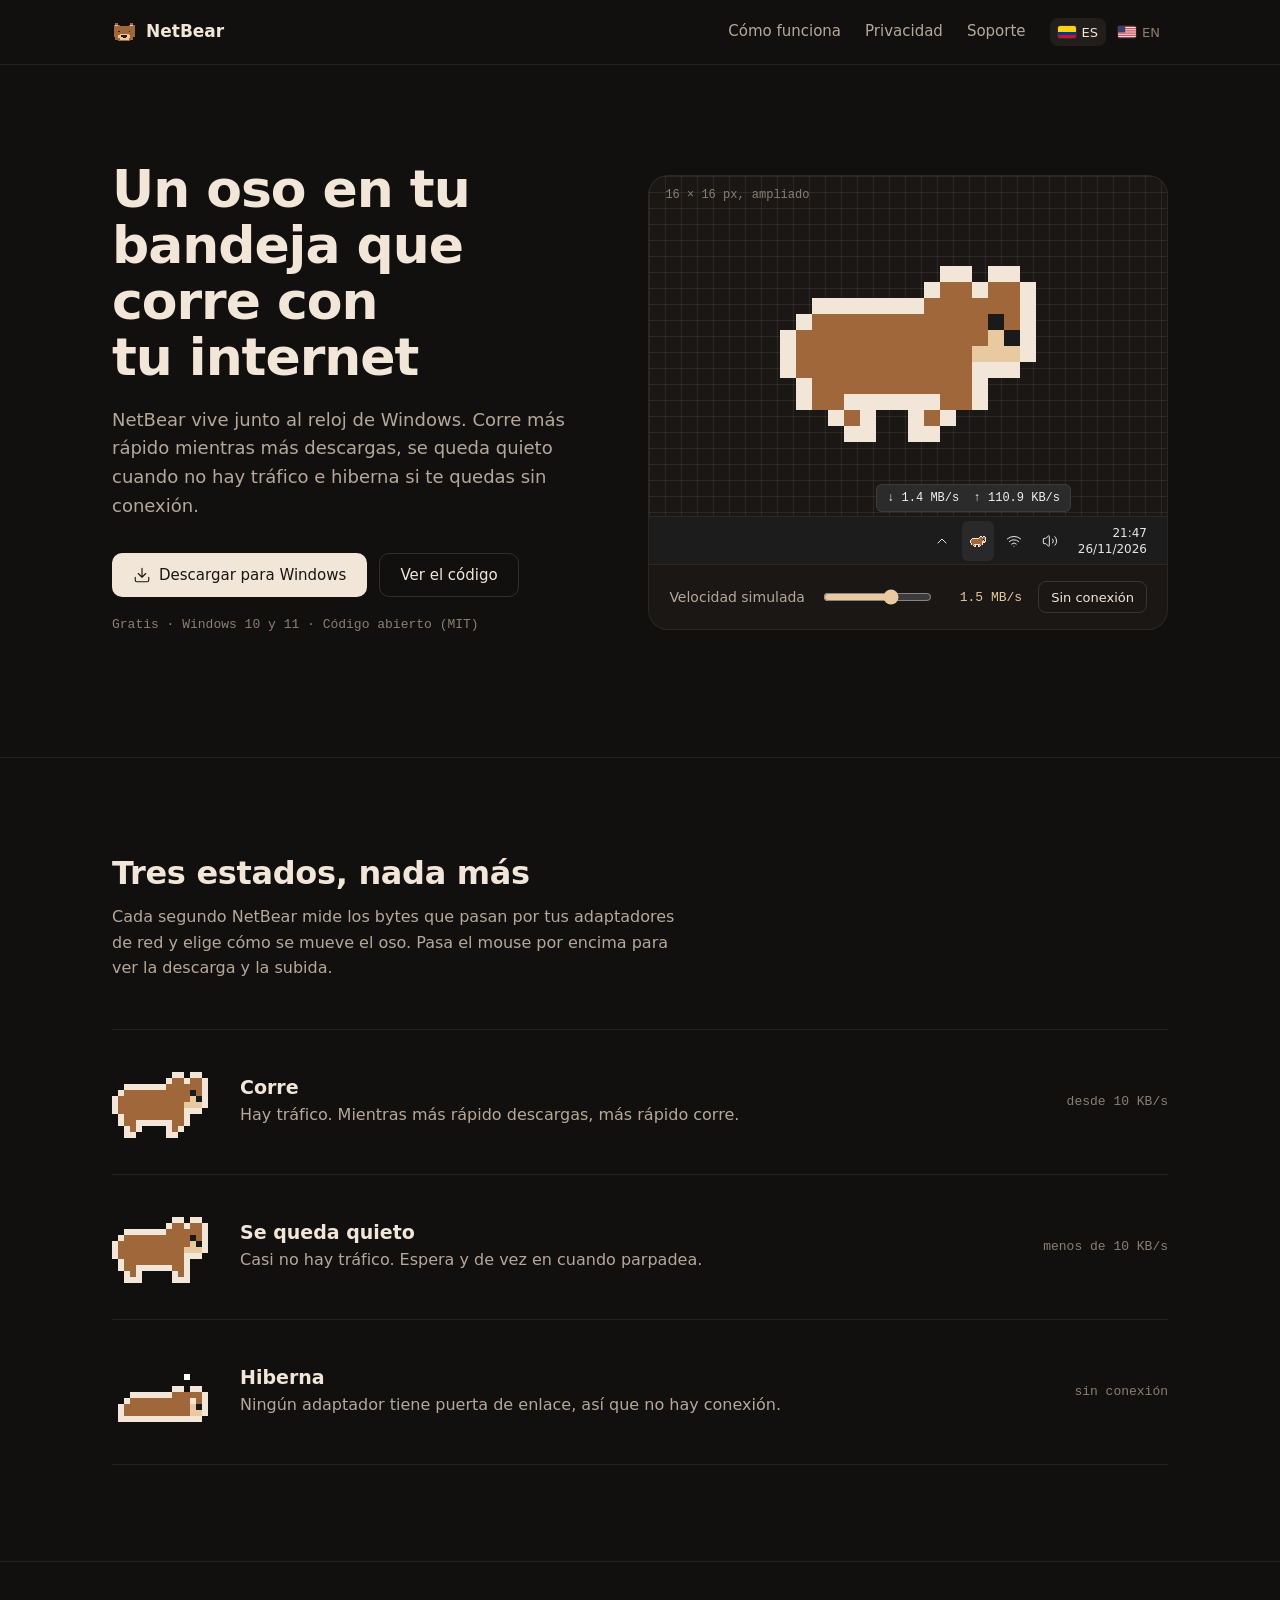
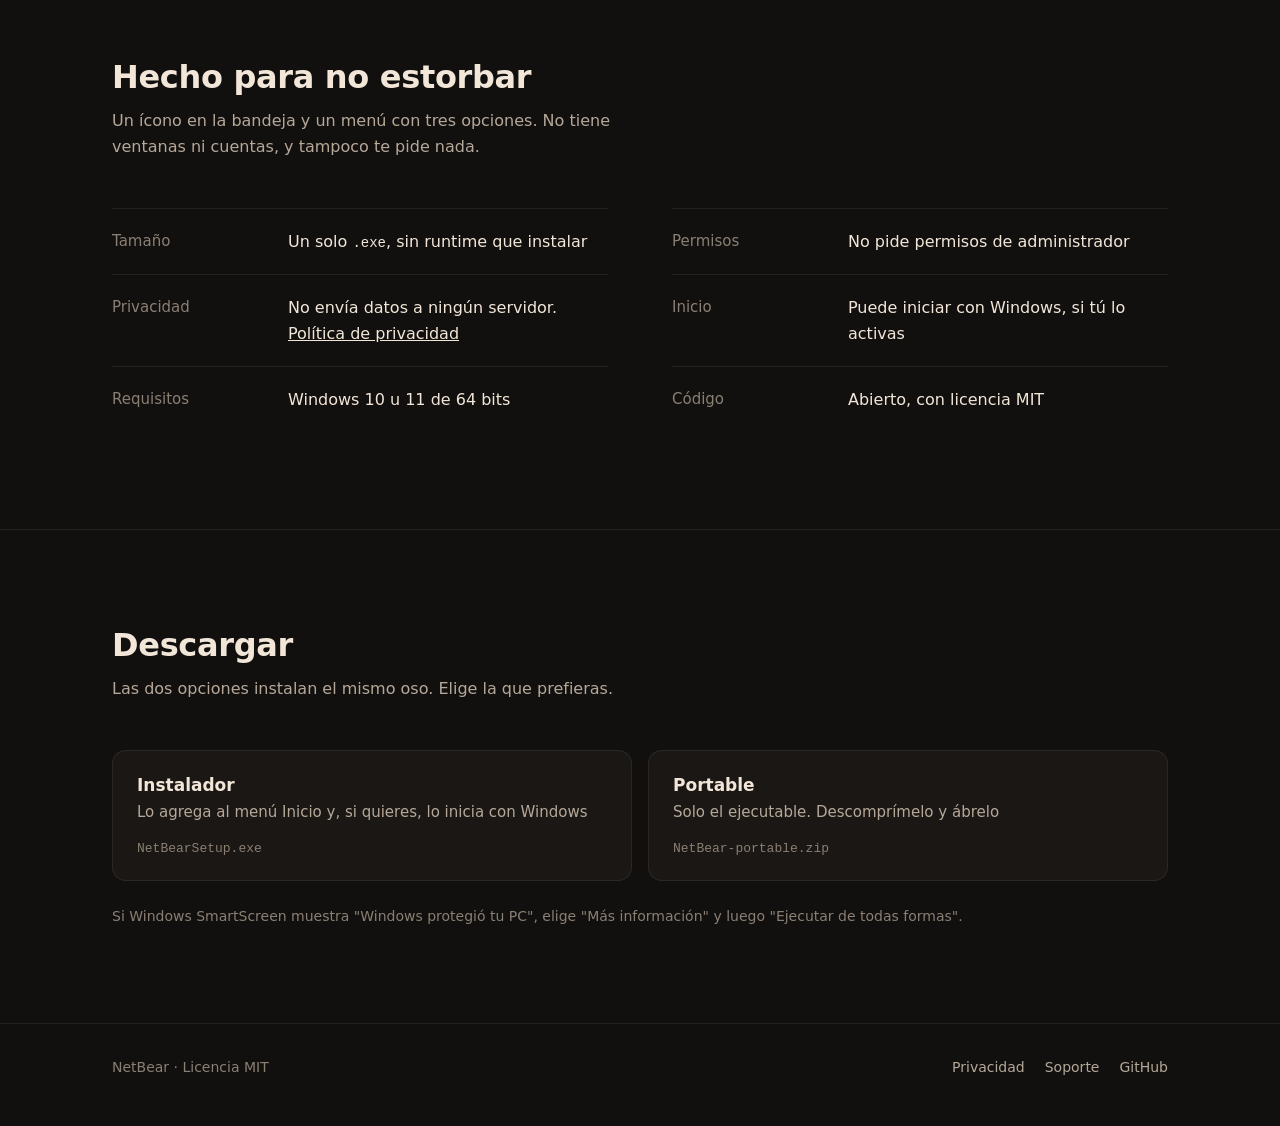
<file: site/index.html>
<!doctype html>
<html lang="es">
<head>
  <meta charset="utf-8">
  <meta name="viewport" content="width=device-width, initial-scale=1">
  <title>NetBear · Un oso que corre con tu internet</title>
  <meta name="description" content="NetBear es un oso en pixel art que vive en la bandeja de Windows y corre según tu velocidad de internet. Gratis, de código abierto y sin enviar datos.">
  <link rel="alternate" hreflang="es" href="./">
  <link rel="alternate" hreflang="en" href="en/">
  <link rel="icon" href="assets/favicon.ico" sizes="48x48">
  <link rel="icon" href="assets/favicon.svg" type="image/svg+xml">
  <link rel="apple-touch-icon" href="assets/apple-touch-icon.png">
  <link rel="manifest" href="assets/site.webmanifest">
  <meta name="theme-color" content="#12100f">
  <link rel="stylesheet" href="assets/site.css">
</head>
<body>
  <header class="nav">
    <div class="wrap">
      <a class="brand" href="./"><img src="assets/logo.svg" alt="">NetBear</a>
      <ul>
        <li class="wide"><a href="#estados">Cómo funciona</a></li>
        <li><a href="privacidad/">Privacidad</a></li>
        <li><a href="soporte/">Soporte</a></li>
        <li class="lang"><a href="./" hreflang="es" lang="es" aria-label="Español" aria-current="true"><svg class="flag" viewBox="0 0 3 2" aria-hidden="true"><rect width="3" height="1" fill="#FCD116"/><rect y="1" width="3" height=".5" fill="#003893"/><rect y="1.5" width="3" height=".5" fill="#CE1126"/></svg><span>ES</span></a><a href="en/" hreflang="en" lang="en" aria-label="English"><svg class="flag" viewBox="0 0 19 13" preserveAspectRatio="none" aria-hidden="true"><rect width="19" height="13" fill="#B22234"/><rect y="1" width="19" height="1" fill="#fff"/><rect y="3" width="19" height="1" fill="#fff"/><rect y="5" width="19" height="1" fill="#fff"/><rect y="7" width="19" height="1" fill="#fff"/><rect y="9" width="19" height="1" fill="#fff"/><rect y="11" width="19" height="1" fill="#fff"/><rect width="7.6" height="7" fill="#3C3B6E"/></svg><span>EN</span></a></li>
      </ul>
    </div>
  </header>

  <main>
    <div class="hero">
      <div class="wrap">
        <div class="rise">
          <h1>Un oso en tu bandeja que corre con tu internet</h1>
          <p class="lede">NetBear vive junto al reloj de Windows. Corre más rápido mientras más descargas, se queda quieto cuando no hay tráfico e hiberna si te quedas sin conexión.</p>
          <div class="actions">
            <a class="btn primary" href="#descargar">
              <svg viewBox="0 0 24 24" fill="none" stroke="currentColor" stroke-width="1.5" stroke-linecap="round" stroke-linejoin="round" aria-hidden="true"><path d="M12 15V3M7 10l5 5 5-5M21 15v4a2 2 0 0 1-2 2H5a2 2 0 0 1-2-2v-4"/></svg>
              Descargar para Windows
            </a>
            <a class="btn" href="https://github.com/owenunda/NetBear">Ver el código</a>
          </div>
          <p class="meta">Gratis · Windows 10 y 11 · Código abierto (MIT)</p>
        </div>

        <figure class="stage rise d1" style="margin:0" aria-label="Simulación de NetBear en la barra de tareas">
          <div class="zoom">
            <span class="label">16 × 16 px, ampliado</span>
            <canvas id="big" width="16" height="16" role="img" aria-label="El oso de NetBear"></canvas>
          </div>
          <div class="taskbar">
            <div class="tooltip" id="tip" aria-live="polite">↓ 4.2 MB/s  ↑ 310.0 KB/s</div>
            <span class="tray-item" aria-hidden="true"><svg viewBox="0 0 24 24" fill="none" stroke="currentColor" stroke-width="1.5" stroke-linecap="round" stroke-linejoin="round"><path d="m18 15-6-6-6 6"/></svg></span>
            <span class="tray-item is-bear"><canvas id="small" width="16" height="16" aria-hidden="true"></canvas></span>
            <span class="tray-item" aria-hidden="true"><svg viewBox="0 0 24 24" fill="none" stroke="currentColor" stroke-width="1.5" stroke-linecap="round" stroke-linejoin="round"><path d="M12 20h.01M2 8.82a15 15 0 0 1 20 0M5 12.86a10 10 0 0 1 14 0M8.5 16.43a5 5 0 0 1 7 0"/></svg></span>
            <span class="tray-item" aria-hidden="true"><svg viewBox="0 0 24 24" fill="none" stroke="currentColor" stroke-width="1.5" stroke-linecap="round" stroke-linejoin="round"><path d="M11 4.7a.7.7 0 0 0-1.2-.5L6.4 7.6A1.4 1.4 0 0 1 5.4 8H3a1 1 0 0 0-1 1v6a1 1 0 0 0 1 1h2.4a1.4 1.4 0 0 1 1 .4l3.4 3.4a.7.7 0 0 0 1.2-.5zM16 9a5 5 0 0 1 0 6M19.4 18.4a9 9 0 0 0 0-12.8"/></svg></span>
            <span class="clock" aria-hidden="true">21:47<br>26/11/2026</span>
          </div>
          <div class="controls">
            <label for="speed">Velocidad simulada</label>
            <input id="speed" type="range" min="0" max="1000" value="640">
            <output id="speedOut" for="speed">4.5 MB/s</output>
            <button class="btn toggle" id="offline" type="button" aria-pressed="false">Sin conexión</button>
          </div>
        </figure>
      </div>
    </div>

    <section id="estados">
      <div class="wrap">
        <h2>Tres estados, nada más</h2>
        <p class="section-lede">Cada segundo NetBear mide los bytes que pasan por tus adaptadores de red y elige cómo se mueve el oso. Pasa el mouse por encima para ver la descarga y la subida.</p>
        <ul class="states">
          <li>
            <canvas class="mini" data-bps="2000000" width="16" height="16" aria-hidden="true"></canvas>
            <div><h3>Corre</h3><p>Hay tráfico. Mientras más rápido descargas, más rápido corre.</p></div>
            <span class="rule">desde 10 KB/s</span>
          </li>
          <li>
            <canvas class="mini" data-bps="2000" width="16" height="16" aria-hidden="true"></canvas>
            <div><h3>Se queda quieto</h3><p>Casi no hay tráfico. Espera y de vez en cuando parpadea.</p></div>
            <span class="rule">menos de 10 KB/s</span>
          </li>
          <li>
            <canvas class="mini" data-offline width="16" height="16" aria-hidden="true"></canvas>
            <div><h3>Hiberna</h3><p>Ningún adaptador tiene puerta de enlace, así que no hay conexión.</p></div>
            <span class="rule">sin conexión</span>
          </li>
        </ul>
      </div>
    </section>

    <section>
      <div class="wrap">
        <h2>Hecho para no estorbar</h2>
        <p class="section-lede">Un ícono en la bandeja y un menú con tres opciones. No tiene ventanas ni cuentas, y tampoco te pide nada.</p>
        <dl class="facts">
          <div><dt>Tamaño</dt><dd>Un solo <code style="font:14px var(--mono)">.exe</code>, sin runtime que instalar</dd></div>
          <div><dt>Permisos</dt><dd>No pide permisos de administrador</dd></div>
          <div><dt>Privacidad</dt><dd>No envía datos a ningún servidor. <a href="privacidad/">Política de privacidad</a></dd></div>
          <div><dt>Inicio</dt><dd>Puede iniciar con Windows, si tú lo activas</dd></div>
          <div><dt>Requisitos</dt><dd>Windows 10 u 11 de 64 bits</dd></div>
          <div><dt>Código</dt><dd>Abierto, con licencia MIT</dd></div>
        </dl>
      </div>
    </section>

    <section id="descargar">
      <div class="wrap">
        <h2>Descargar</h2>
        <p class="section-lede">Las dos opciones instalan el mismo oso. Elige la que prefieras.</p>
        <div class="download">
          <a class="option" href="https://github.com/owenunda/NetBear/releases/latest/download/NetBearSetup.exe">
            <strong>Instalador</strong>
            <span>Lo agrega al menú Inicio y, si quieres, lo inicia con Windows</span>
            <code>NetBearSetup.exe</code>
          </a>
          <a class="option" href="https://github.com/owenunda/NetBear/releases/latest/download/NetBear-portable.zip">
            <strong>Portable</strong>
            <span>Solo el ejecutable. Descomprímelo y ábrelo</span>
            <code>NetBear-portable.zip</code>
          </a>
        </div>
        <p class="note">Si Windows SmartScreen muestra "Windows protegió tu PC", elige "Más información" y luego "Ejecutar de todas formas".</p>
      </div>
    </section>
  </main>

  <footer>
    <div class="wrap">
      <span>NetBear · Licencia MIT</span>
      <nav>
        <a href="privacidad/">Privacidad</a>
        <a href="soporte/">Soporte</a>
        <a href="https://github.com/owenunda/NetBear">GitHub</a>
      </nav>
    </div>
  </footer>

  <script type="module">
    import { bear, formatSpeed } from "./assets/bear.js";

    const hero = bear([document.getElementById("big"), document.getElementById("small")]);
    const speed = document.getElementById("speed");
    const out = document.getElementById("speedOut");
    const tip = document.getElementById("tip");
    const offline = document.getElementById("offline");

    // El control va de 1 KB/s a 100 MB/s en escala logarítmica.
    function update() {
      const connected = offline.getAttribute("aria-pressed") !== "true";
      const total = 1024 * 10 ** (speed.value / 1000 * 5);
      out.textContent = formatSpeed(total);
      speed.disabled = !connected;
      tip.textContent = connected
        ? `↓ ${formatSpeed(total * 0.93)}  ↑ ${formatSpeed(total * 0.07)}`
        : "Sin conexión";
      hero.set({ connected, bps: total });
    }

    speed.addEventListener("input", update);
    offline.addEventListener("click", () => {
      offline.setAttribute("aria-pressed", String(offline.getAttribute("aria-pressed") !== "true"));
      update();
    });
    update();

    document.querySelectorAll("canvas.mini").forEach((c) =>
      bear([c], { connected: !c.hasAttribute("data-offline"), bps: Number(c.dataset.bps || 0) }));
  </script>
</body>
</html>
</file>
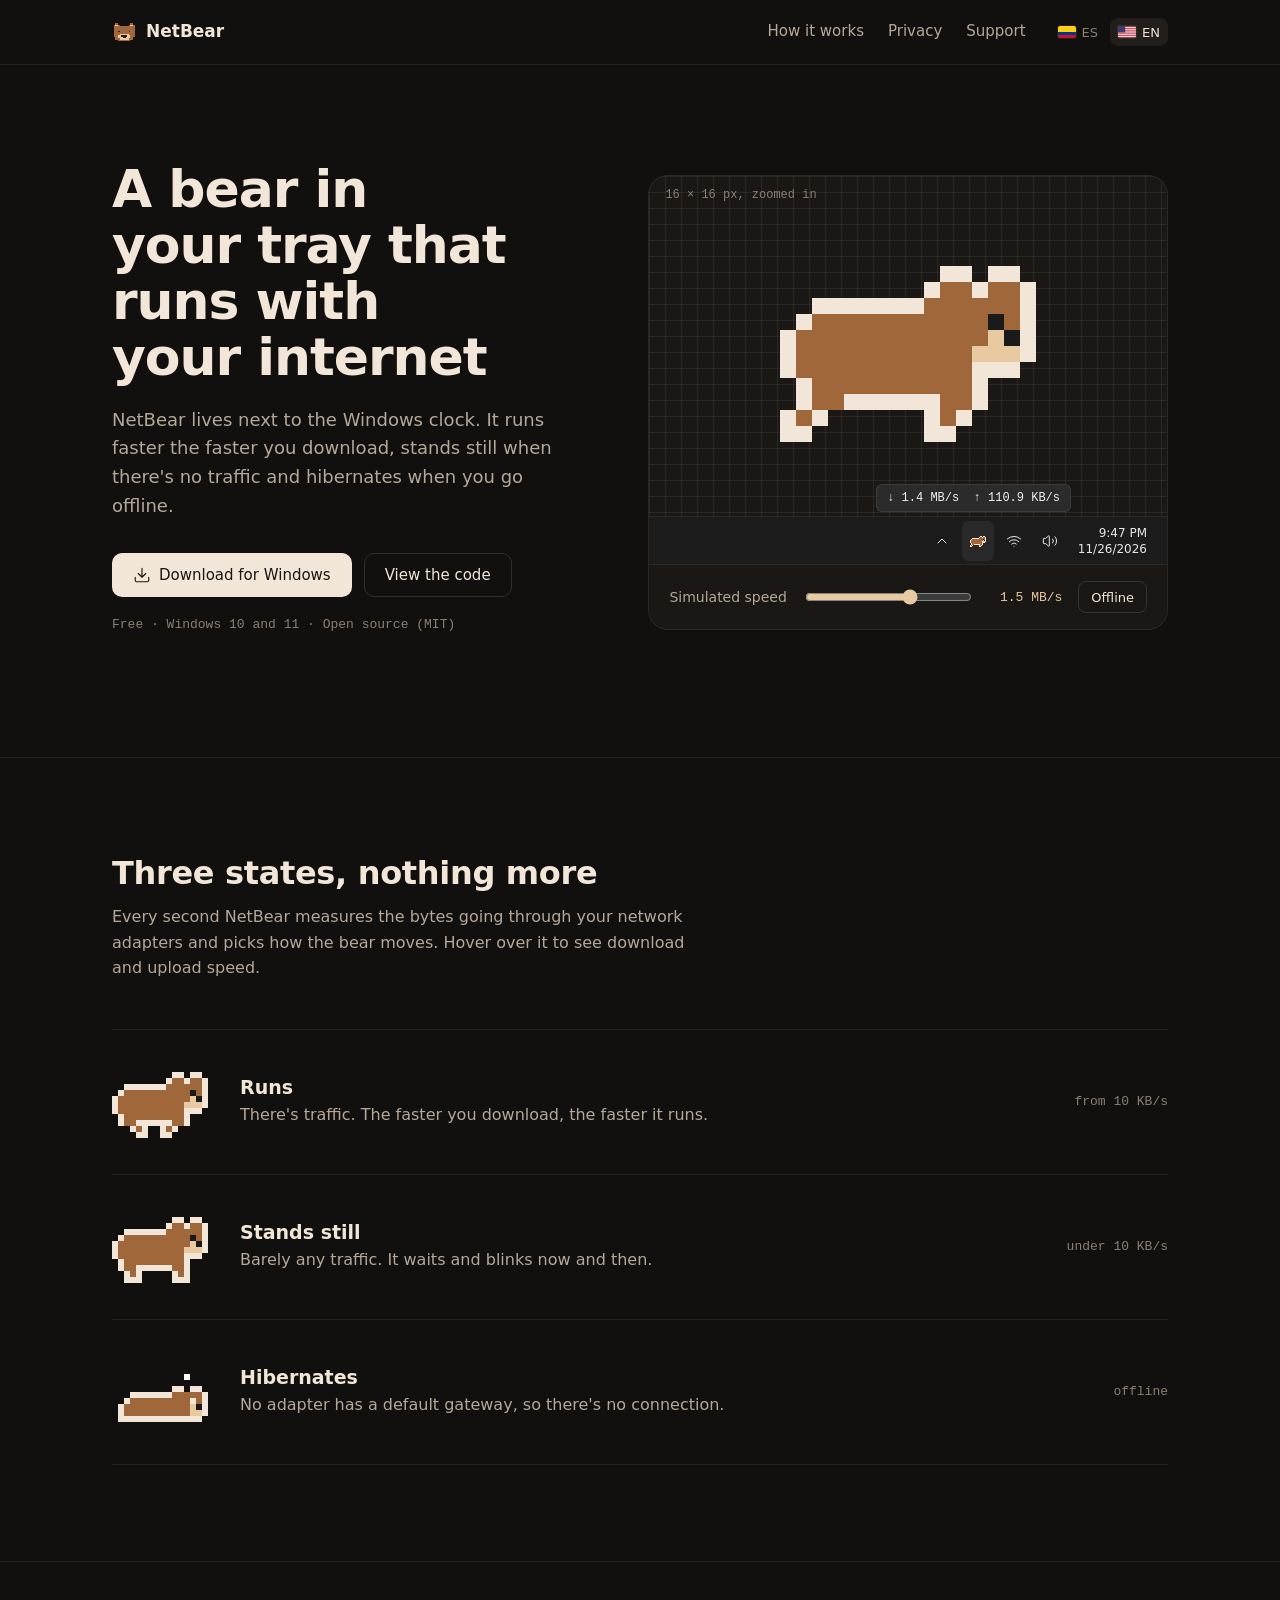
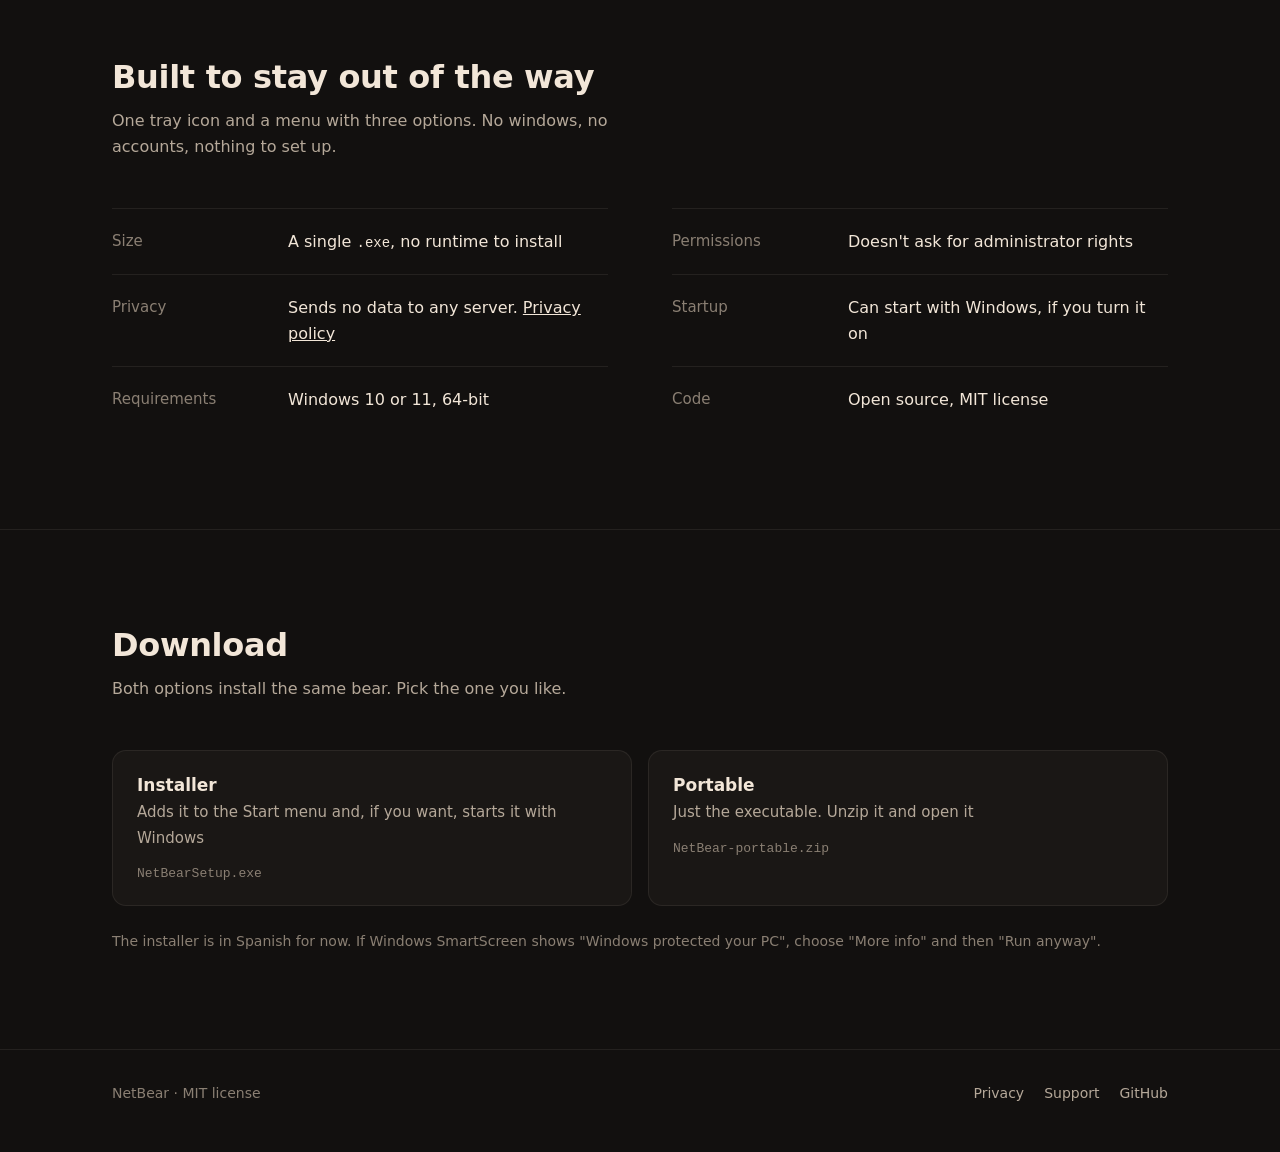
<file: site/en/index.html>
<!doctype html>
<html lang="en">
<head>
  <meta charset="utf-8">
  <meta name="viewport" content="width=device-width, initial-scale=1">
  <title>NetBear · A bear that runs with your internet</title>
  <meta name="description" content="NetBear is a pixel-art bear that lives in the Windows system tray and runs at the speed of your internet. Free, open source and it sends no data.">
  <link rel="alternate" hreflang="es" href="../">
  <link rel="alternate" hreflang="en" href="./">
  <link rel="icon" href="../assets/favicon.ico" sizes="48x48">
  <link rel="icon" href="../assets/favicon.svg" type="image/svg+xml">
  <link rel="apple-touch-icon" href="../assets/apple-touch-icon.png">
  <link rel="manifest" href="../assets/site.webmanifest">
  <meta name="theme-color" content="#12100f">
  <link rel="stylesheet" href="../assets/site.css">
</head>
<body>
  <header class="nav">
    <div class="wrap">
      <a class="brand" href="./"><img src="../assets/logo.svg" alt="">NetBear</a>
      <ul>
        <li class="wide"><a href="#states">How it works</a></li>
        <li><a href="privacy/">Privacy</a></li>
        <li><a href="support/">Support</a></li>
        <li class="lang"><a href="../" hreflang="es" lang="es" aria-label="Español"><svg class="flag" viewBox="0 0 3 2" aria-hidden="true"><rect width="3" height="1" fill="#FCD116"/><rect y="1" width="3" height=".5" fill="#003893"/><rect y="1.5" width="3" height=".5" fill="#CE1126"/></svg><span>ES</span></a><a href="./" hreflang="en" lang="en" aria-label="English" aria-current="true"><svg class="flag" viewBox="0 0 19 13" preserveAspectRatio="none" aria-hidden="true"><rect width="19" height="13" fill="#B22234"/><rect y="1" width="19" height="1" fill="#fff"/><rect y="3" width="19" height="1" fill="#fff"/><rect y="5" width="19" height="1" fill="#fff"/><rect y="7" width="19" height="1" fill="#fff"/><rect y="9" width="19" height="1" fill="#fff"/><rect y="11" width="19" height="1" fill="#fff"/><rect width="7.6" height="7" fill="#3C3B6E"/></svg><span>EN</span></a></li>
      </ul>
    </div>
  </header>

  <main>
    <div class="hero">
      <div class="wrap">
        <div class="rise">
          <h1>A bear in your tray that runs with your internet</h1>
          <p class="lede">NetBear lives next to the Windows clock. It runs faster the faster you download, stands still when there's no traffic and hibernates when you go offline.</p>
          <div class="actions">
            <a class="btn primary" href="#download">
              <svg viewBox="0 0 24 24" fill="none" stroke="currentColor" stroke-width="1.5" stroke-linecap="round" stroke-linejoin="round" aria-hidden="true"><path d="M12 15V3M7 10l5 5 5-5M21 15v4a2 2 0 0 1-2 2H5a2 2 0 0 1-2-2v-4"/></svg>
              Download for Windows
            </a>
            <a class="btn" href="https://github.com/owenunda/NetBear">View the code</a>
          </div>
          <p class="meta">Free · Windows 10 and 11 · Open source (MIT)</p>
        </div>

        <figure class="stage rise d1" style="margin:0" aria-label="NetBear simulated on the taskbar">
          <div class="zoom">
            <span class="label">16 × 16 px, zoomed in</span>
            <canvas id="big" width="16" height="16" role="img" aria-label="The NetBear bear"></canvas>
          </div>
          <div class="taskbar">
            <div class="tooltip" id="tip" aria-live="polite">↓ 4.2 MB/s  ↑ 310.0 KB/s</div>
            <span class="tray-item" aria-hidden="true"><svg viewBox="0 0 24 24" fill="none" stroke="currentColor" stroke-width="1.5" stroke-linecap="round" stroke-linejoin="round"><path d="m18 15-6-6-6 6"/></svg></span>
            <span class="tray-item is-bear"><canvas id="small" width="16" height="16" aria-hidden="true"></canvas></span>
            <span class="tray-item" aria-hidden="true"><svg viewBox="0 0 24 24" fill="none" stroke="currentColor" stroke-width="1.5" stroke-linecap="round" stroke-linejoin="round"><path d="M12 20h.01M2 8.82a15 15 0 0 1 20 0M5 12.86a10 10 0 0 1 14 0M8.5 16.43a5 5 0 0 1 7 0"/></svg></span>
            <span class="tray-item" aria-hidden="true"><svg viewBox="0 0 24 24" fill="none" stroke="currentColor" stroke-width="1.5" stroke-linecap="round" stroke-linejoin="round"><path d="M11 4.7a.7.7 0 0 0-1.2-.5L6.4 7.6A1.4 1.4 0 0 1 5.4 8H3a1 1 0 0 0-1 1v6a1 1 0 0 0 1 1h2.4a1.4 1.4 0 0 1 1 .4l3.4 3.4a.7.7 0 0 0 1.2-.5zM16 9a5 5 0 0 1 0 6M19.4 18.4a9 9 0 0 0 0-12.8"/></svg></span>
            <span class="clock" aria-hidden="true">9:47 PM<br>11/26/2026</span>
          </div>
          <div class="controls">
            <label for="speed">Simulated speed</label>
            <input id="speed" type="range" min="0" max="1000" value="640">
            <output id="speedOut" for="speed">4.5 MB/s</output>
            <button class="btn toggle" id="offline" type="button" aria-pressed="false">Offline</button>
          </div>
        </figure>
      </div>
    </div>

    <section id="states">
      <div class="wrap">
        <h2>Three states, nothing more</h2>
        <p class="section-lede">Every second NetBear measures the bytes going through your network adapters and picks how the bear moves. Hover over it to see download and upload speed.</p>
        <ul class="states">
          <li>
            <canvas class="mini" data-bps="2000000" width="16" height="16" aria-hidden="true"></canvas>
            <div><h3>Runs</h3><p>There's traffic. The faster you download, the faster it runs.</p></div>
            <span class="rule">from 10 KB/s</span>
          </li>
          <li>
            <canvas class="mini" data-bps="2000" width="16" height="16" aria-hidden="true"></canvas>
            <div><h3>Stands still</h3><p>Barely any traffic. It waits and blinks now and then.</p></div>
            <span class="rule">under 10 KB/s</span>
          </li>
          <li>
            <canvas class="mini" data-offline width="16" height="16" aria-hidden="true"></canvas>
            <div><h3>Hibernates</h3><p>No adapter has a default gateway, so there's no connection.</p></div>
            <span class="rule">offline</span>
          </li>
        </ul>
      </div>
    </section>

    <section>
      <div class="wrap">
        <h2>Built to stay out of the way</h2>
        <p class="section-lede">One tray icon and a menu with three options. No windows, no accounts, nothing to set up.</p>
        <dl class="facts">
          <div><dt>Size</dt><dd>A single <code style="font:14px var(--mono)">.exe</code>, no runtime to install</dd></div>
          <div><dt>Permissions</dt><dd>Doesn't ask for administrator rights</dd></div>
          <div><dt>Privacy</dt><dd>Sends no data to any server. <a href="privacy/">Privacy policy</a></dd></div>
          <div><dt>Startup</dt><dd>Can start with Windows, if you turn it on</dd></div>
          <div><dt>Requirements</dt><dd>Windows 10 or 11, 64-bit</dd></div>
          <div><dt>Code</dt><dd>Open source, MIT license</dd></div>
        </dl>
      </div>
    </section>

    <section id="download">
      <div class="wrap">
        <h2>Download</h2>
        <p class="section-lede">Both options install the same bear. Pick the one you like.</p>
        <div class="download">
          <a class="option" href="https://github.com/owenunda/NetBear/releases/latest/download/NetBearSetup.exe">
            <strong>Installer</strong>
            <span>Adds it to the Start menu and, if you want, starts it with Windows</span>
            <code>NetBearSetup.exe</code>
          </a>
          <a class="option" href="https://github.com/owenunda/NetBear/releases/latest/download/NetBear-portable.zip">
            <strong>Portable</strong>
            <span>Just the executable. Unzip it and open it</span>
            <code>NetBear-portable.zip</code>
          </a>
        </div>
        <p class="note">The installer is in Spanish for now. If Windows SmartScreen shows "Windows protected your PC", choose "More info" and then "Run anyway".</p>
      </div>
    </section>
  </main>

  <footer>
    <div class="wrap">
      <span>NetBear · MIT license</span>
      <nav>
        <a href="privacy/">Privacy</a>
        <a href="support/">Support</a>
        <a href="https://github.com/owenunda/NetBear">GitHub</a>
      </nav>
    </div>
  </footer>

  <script type="module">
    import { bear, formatSpeed } from "../assets/bear.js";

    const hero = bear([document.getElementById("big"), document.getElementById("small")]);
    const speed = document.getElementById("speed");
    const out = document.getElementById("speedOut");
    const tip = document.getElementById("tip");
    const offline = document.getElementById("offline");

    // The slider goes from 1 KB/s to 100 MB/s on a log scale.
    function update() {
      const connected = offline.getAttribute("aria-pressed") !== "true";
      const total = 1024 * 10 ** (speed.value / 1000 * 5);
      out.textContent = formatSpeed(total);
      speed.disabled = !connected;
      // The real app's tooltip is in Spanish: "Sin conexión" when offline.
      tip.textContent = connected
        ? `↓ ${formatSpeed(total * 0.93)}  ↑ ${formatSpeed(total * 0.07)}`
        : "Sin conexión";
      hero.set({ connected, bps: total });
    }

    speed.addEventListener("input", update);
    offline.addEventListener("click", () => {
      offline.setAttribute("aria-pressed", String(offline.getAttribute("aria-pressed") !== "true"));
      update();
    });
    update();

    document.querySelectorAll("canvas.mini").forEach((c) =>
      bear([c], { connected: !c.hasAttribute("data-offline"), bps: Number(c.dataset.bps || 0) }));
  </script>
</body>
</html>
</file>
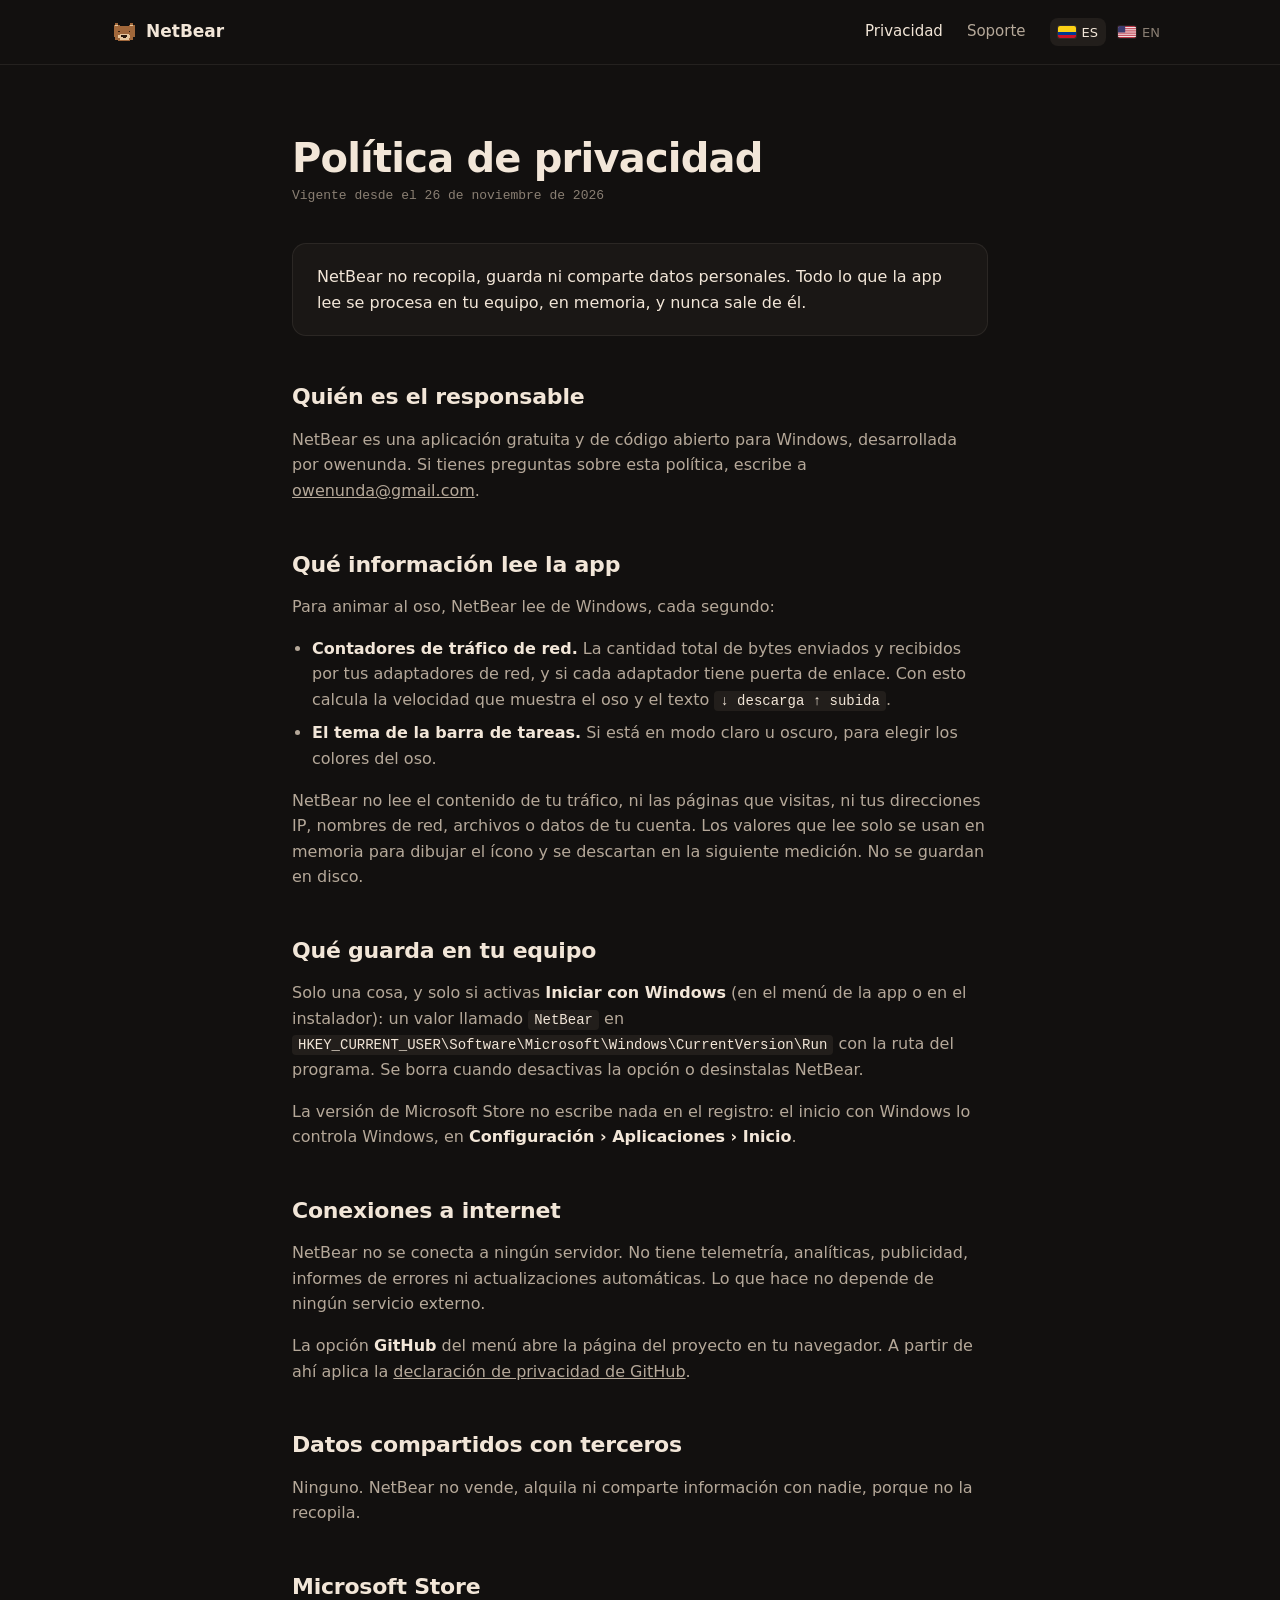
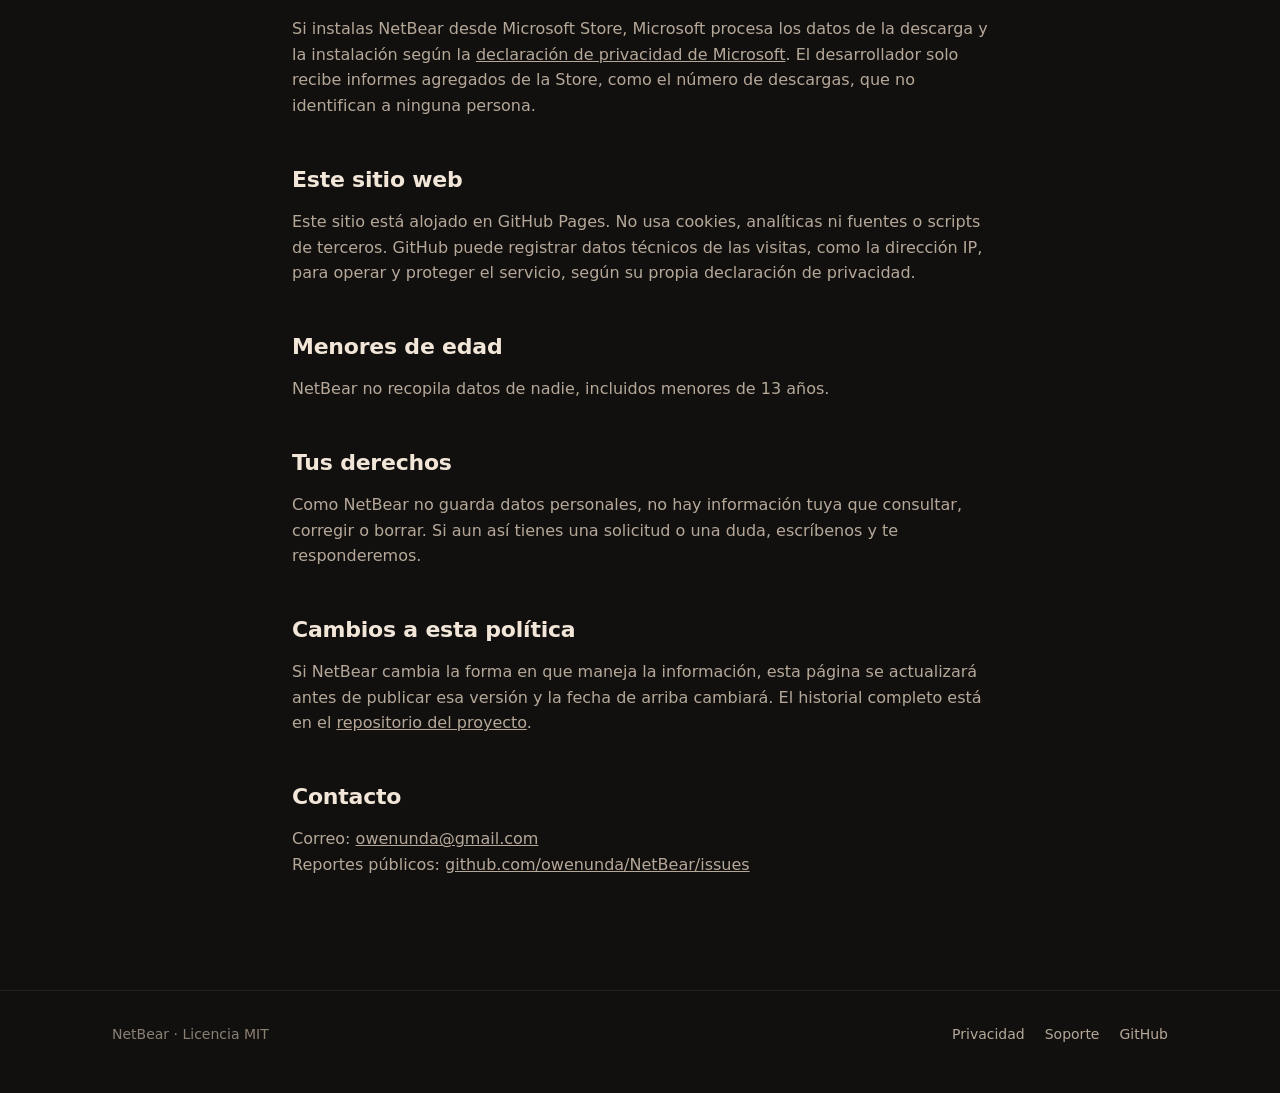
<file: site/privacidad/index.html>
<!doctype html>
<html lang="es">
<head>
  <meta charset="utf-8">
  <meta name="viewport" content="width=device-width, initial-scale=1">
  <title>Política de privacidad · NetBear</title>
  <meta name="description" content="Política de privacidad de NetBear. La app no recopila, guarda ni comparte datos personales.">
  <link rel="alternate" hreflang="es" href="./">
  <link rel="alternate" hreflang="en" href="../en/privacy/">
  <link rel="icon" href="../assets/favicon.ico" sizes="48x48">
  <link rel="icon" href="../assets/favicon.svg" type="image/svg+xml">
  <link rel="apple-touch-icon" href="../assets/apple-touch-icon.png">
  <link rel="manifest" href="../assets/site.webmanifest">
  <meta name="theme-color" content="#12100f">
  <link rel="stylesheet" href="../assets/site.css">
</head>
<body>
  <header class="nav">
    <div class="wrap">
      <a class="brand" href="../"><img src="../assets/logo.svg" alt="">NetBear</a>
      <ul>
        <li><a href="./" aria-current="page">Privacidad</a></li>
        <li><a href="../soporte/">Soporte</a></li>
        <li class="lang"><a href="./" hreflang="es" lang="es" aria-label="Español" aria-current="true"><svg class="flag" viewBox="0 0 3 2" aria-hidden="true"><rect width="3" height="1" fill="#FCD116"/><rect y="1" width="3" height=".5" fill="#003893"/><rect y="1.5" width="3" height=".5" fill="#CE1126"/></svg><span>ES</span></a><a href="../en/privacy/" hreflang="en" lang="en" aria-label="English"><svg class="flag" viewBox="0 0 19 13" preserveAspectRatio="none" aria-hidden="true"><rect width="19" height="13" fill="#B22234"/><rect y="1" width="19" height="1" fill="#fff"/><rect y="3" width="19" height="1" fill="#fff"/><rect y="5" width="19" height="1" fill="#fff"/><rect y="7" width="19" height="1" fill="#fff"/><rect y="9" width="19" height="1" fill="#fff"/><rect y="11" width="19" height="1" fill="#fff"/><rect width="7.6" height="7" fill="#3C3B6E"/></svg><span>EN</span></a></li>
      </ul>
    </div>
  </header>

  <main class="doc">
    <div class="wrap">
      <h1>Política de privacidad</h1>
      <p class="updated">Vigente desde el 26 de noviembre de 2026</p>

      <div class="summary">
        <p>NetBear no recopila, guarda ni comparte datos personales. Todo lo que la app lee se procesa en tu equipo, en memoria, y nunca sale de él.</p>
      </div>

      <h2>Quién es el responsable</h2>
      <p>NetBear es una aplicación gratuita y de código abierto para Windows, desarrollada por owenunda. Si tienes preguntas sobre esta política, escribe a <a href="mailto:owenunda@gmail.com">owenunda@gmail.com</a>.</p>

      <h2>Qué información lee la app</h2>
      <p>Para animar al oso, NetBear lee de Windows, cada segundo:</p>
      <ul>
        <li><strong>Contadores de tráfico de red.</strong> La cantidad total de bytes enviados y recibidos por tus adaptadores de red, y si cada adaptador tiene puerta de enlace. Con esto calcula la velocidad que muestra el oso y el texto <code>↓ descarga ↑ subida</code>.</li>
        <li><strong>El tema de la barra de tareas.</strong> Si está en modo claro u oscuro, para elegir los colores del oso.</li>
      </ul>
      <p>NetBear no lee el contenido de tu tráfico, ni las páginas que visitas, ni tus direcciones IP, nombres de red, archivos o datos de tu cuenta. Los valores que lee solo se usan en memoria para dibujar el ícono y se descartan en la siguiente medición. No se guardan en disco.</p>

      <h2>Qué guarda en tu equipo</h2>
      <p>Solo una cosa, y solo si activas <strong>Iniciar con Windows</strong> (en el menú de la app o en el instalador): un valor llamado <code>NetBear</code> en <code>HKEY_CURRENT_USER\Software\Microsoft\Windows\CurrentVersion\Run</code> con la ruta del programa. Se borra cuando desactivas la opción o desinstalas NetBear.</p>
      <p>La versión de Microsoft Store no escribe nada en el registro: el inicio con Windows lo controla Windows, en <strong>Configuración › Aplicaciones › Inicio</strong>.</p>

      <h2>Conexiones a internet</h2>
      <p>NetBear no se conecta a ningún servidor. No tiene telemetría, analíticas, publicidad, informes de errores ni actualizaciones automáticas. Lo que hace no depende de ningún servicio externo.</p>
      <p>La opción <strong>GitHub</strong> del menú abre la página del proyecto en tu navegador. A partir de ahí aplica la <a href="https://docs.github.com/es/site-policy/privacy-policies/github-general-privacy-statement">declaración de privacidad de GitHub</a>.</p>

      <h2>Datos compartidos con terceros</h2>
      <p>Ninguno. NetBear no vende, alquila ni comparte información con nadie, porque no la recopila.</p>

      <h2>Microsoft Store</h2>
      <p>Si instalas NetBear desde Microsoft Store, Microsoft procesa los datos de la descarga y la instalación según la <a href="https://privacy.microsoft.com/es-es/privacystatement">declaración de privacidad de Microsoft</a>. El desarrollador solo recibe informes agregados de la Store, como el número de descargas, que no identifican a ninguna persona.</p>

      <h2>Este sitio web</h2>
      <p>Este sitio está alojado en GitHub Pages. No usa cookies, analíticas ni fuentes o scripts de terceros. GitHub puede registrar datos técnicos de las visitas, como la dirección IP, para operar y proteger el servicio, según su propia declaración de privacidad.</p>

      <h2>Menores de edad</h2>
      <p>NetBear no recopila datos de nadie, incluidos menores de 13 años.</p>

      <h2>Tus derechos</h2>
      <p>Como NetBear no guarda datos personales, no hay información tuya que consultar, corregir o borrar. Si aun así tienes una solicitud o una duda, escríbenos y te responderemos.</p>

      <h2>Cambios a esta política</h2>
      <p>Si NetBear cambia la forma en que maneja la información, esta página se actualizará antes de publicar esa versión y la fecha de arriba cambiará. El historial completo está en el <a href="https://github.com/owenunda/NetBear">repositorio del proyecto</a>.</p>

      <h2>Contacto</h2>
      <p>Correo: <a href="mailto:owenunda@gmail.com">owenunda@gmail.com</a><br>Reportes públicos: <a href="https://github.com/owenunda/NetBear/issues">github.com/owenunda/NetBear/issues</a></p>
    </div>
  </main>

  <footer>
    <div class="wrap">
      <span>NetBear · Licencia MIT</span>
      <nav>
        <a href="./">Privacidad</a>
        <a href="../soporte/">Soporte</a>
        <a href="https://github.com/owenunda/NetBear">GitHub</a>
      </nav>
    </div>
  </footer>
</body>
</html>
</file>
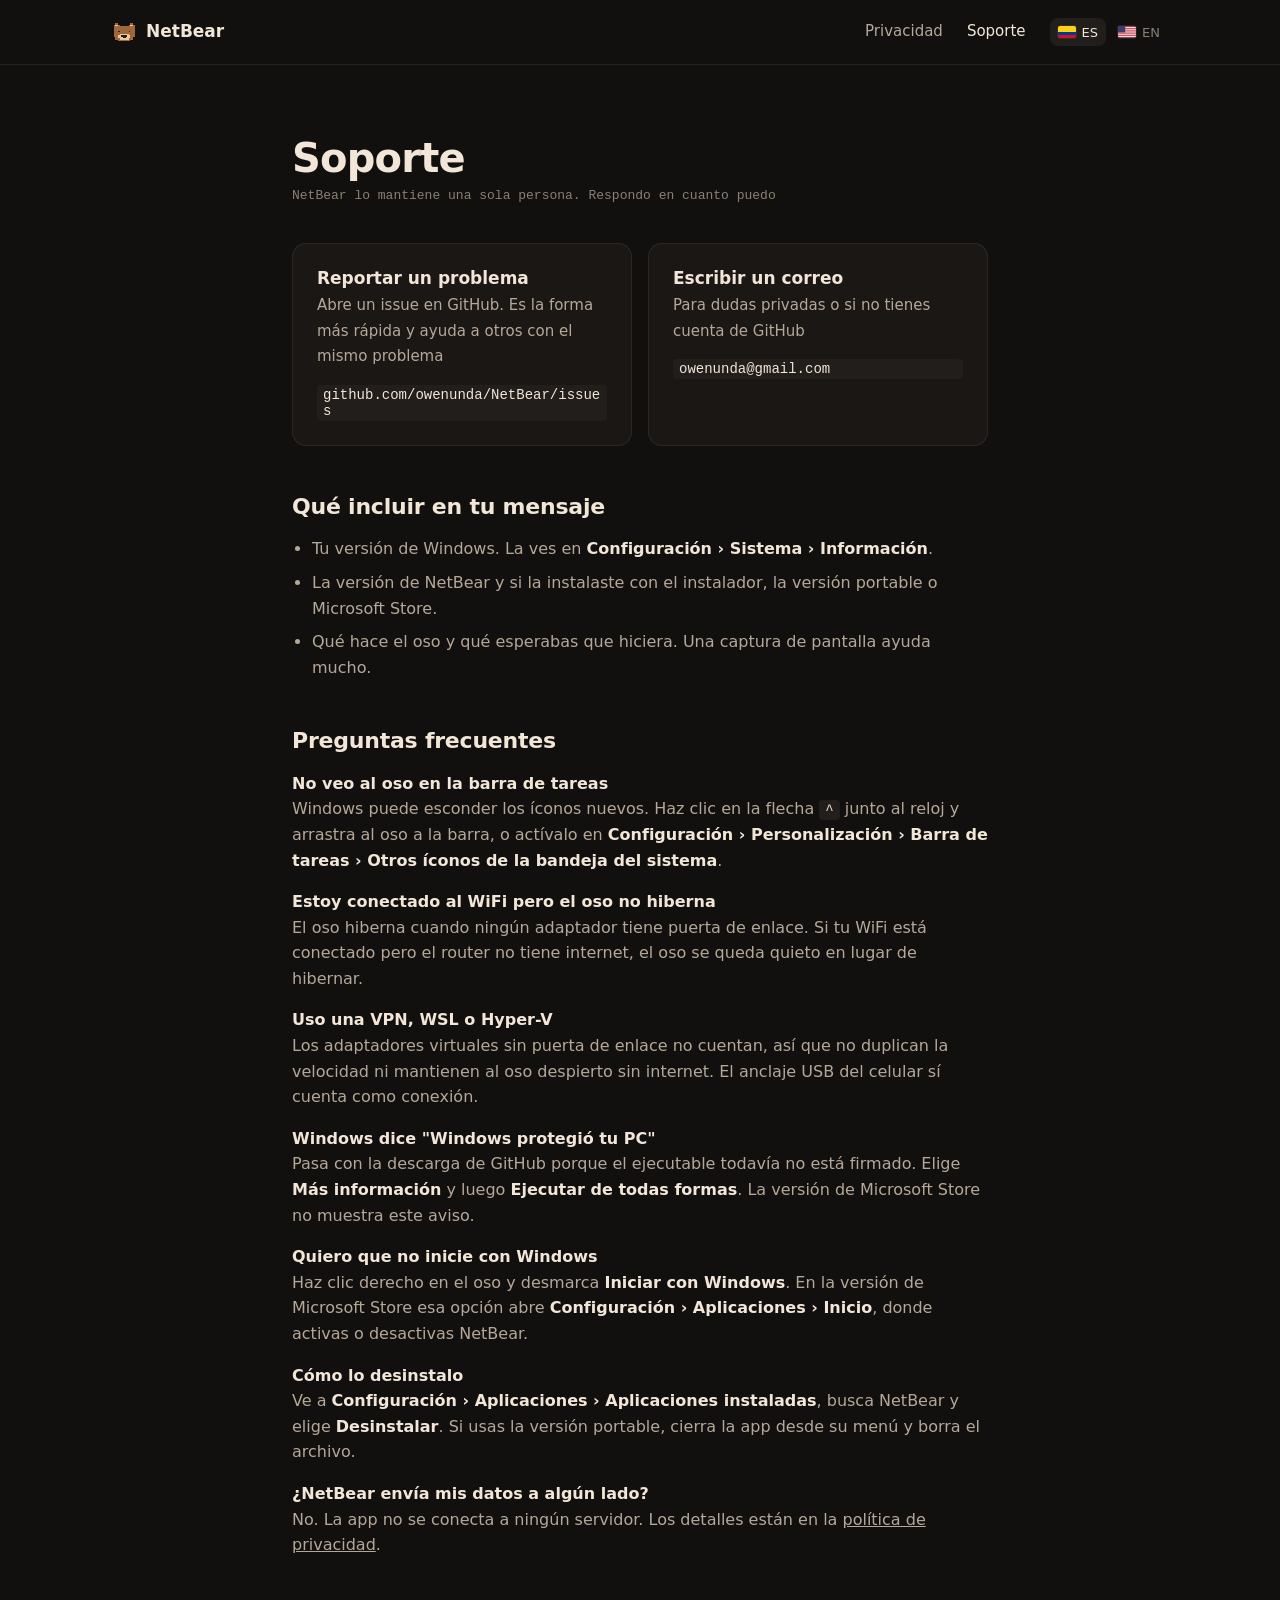
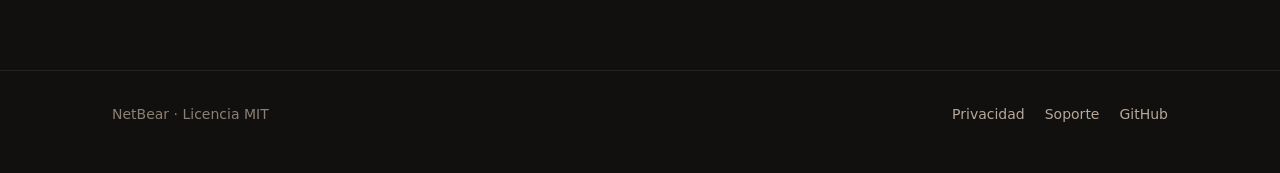
<file: site/soporte/index.html>
<!doctype html>
<html lang="es">
<head>
  <meta charset="utf-8">
  <meta name="viewport" content="width=device-width, initial-scale=1">
  <title>Soporte · NetBear</title>
  <meta name="description" content="Soporte técnico de NetBear: contacto, cómo reportar un problema y preguntas frecuentes.">
  <link rel="alternate" hreflang="es" href="./">
  <link rel="alternate" hreflang="en" href="../en/support/">
  <link rel="icon" href="../assets/favicon.ico" sizes="48x48">
  <link rel="icon" href="../assets/favicon.svg" type="image/svg+xml">
  <link rel="apple-touch-icon" href="../assets/apple-touch-icon.png">
  <link rel="manifest" href="../assets/site.webmanifest">
  <meta name="theme-color" content="#12100f">
  <link rel="stylesheet" href="../assets/site.css">
</head>
<body>
  <header class="nav">
    <div class="wrap">
      <a class="brand" href="../"><img src="../assets/logo.svg" alt="">NetBear</a>
      <ul>
        <li><a href="../privacidad/">Privacidad</a></li>
        <li><a href="./" aria-current="page">Soporte</a></li>
        <li class="lang"><a href="./" hreflang="es" lang="es" aria-label="Español" aria-current="true"><svg class="flag" viewBox="0 0 3 2" aria-hidden="true"><rect width="3" height="1" fill="#FCD116"/><rect y="1" width="3" height=".5" fill="#003893"/><rect y="1.5" width="3" height=".5" fill="#CE1126"/></svg><span>ES</span></a><a href="../en/support/" hreflang="en" lang="en" aria-label="English"><svg class="flag" viewBox="0 0 19 13" preserveAspectRatio="none" aria-hidden="true"><rect width="19" height="13" fill="#B22234"/><rect y="1" width="19" height="1" fill="#fff"/><rect y="3" width="19" height="1" fill="#fff"/><rect y="5" width="19" height="1" fill="#fff"/><rect y="7" width="19" height="1" fill="#fff"/><rect y="9" width="19" height="1" fill="#fff"/><rect y="11" width="19" height="1" fill="#fff"/><rect width="7.6" height="7" fill="#3C3B6E"/></svg><span>EN</span></a></li>
      </ul>
    </div>
  </header>

  <main class="doc">
    <div class="wrap">
      <h1>Soporte</h1>
      <p class="updated">NetBear lo mantiene una sola persona. Respondo en cuanto puedo</p>

      <div class="contact">
        <a class="option" href="https://github.com/owenunda/NetBear/issues/new">
          <strong>Reportar un problema</strong>
          <span>Abre un issue en GitHub. Es la forma más rápida y ayuda a otros con el mismo problema</span>
          <code>github.com/owenunda/NetBear/issues</code>
        </a>
        <a class="option" href="mailto:owenunda@gmail.com?subject=Soporte%20NetBear">
          <strong>Escribir un correo</strong>
          <span>Para dudas privadas o si no tienes cuenta de GitHub</span>
          <code>owenunda@gmail.com</code>
        </a>
      </div>

      <h2>Qué incluir en tu mensaje</h2>
      <ul>
        <li>Tu versión de Windows. La ves en <strong>Configuración › Sistema › Información</strong>.</li>
        <li>La versión de NetBear y si la instalaste con el instalador, la versión portable o Microsoft Store.</li>
        <li>Qué hace el oso y qué esperabas que hiciera. Una captura de pantalla ayuda mucho.</li>
      </ul>

      <h2>Preguntas frecuentes</h2>

      <p><strong>No veo al oso en la barra de tareas</strong><br>
      Windows puede esconder los íconos nuevos. Haz clic en la flecha <code>^</code> junto al reloj y arrastra al oso a la barra, o actívalo en <strong>Configuración › Personalización › Barra de tareas › Otros íconos de la bandeja del sistema</strong>.</p>

      <p><strong>Estoy conectado al WiFi pero el oso no hiberna</strong><br>
      El oso hiberna cuando ningún adaptador tiene puerta de enlace. Si tu WiFi está conectado pero el router no tiene internet, el oso se queda quieto en lugar de hibernar.</p>

      <p><strong>Uso una VPN, WSL o Hyper-V</strong><br>
      Los adaptadores virtuales sin puerta de enlace no cuentan, así que no duplican la velocidad ni mantienen al oso despierto sin internet. El anclaje USB del celular sí cuenta como conexión.</p>

      <p><strong>Windows dice "Windows protegió tu PC"</strong><br>
      Pasa con la descarga de GitHub porque el ejecutable todavía no está firmado. Elige <strong>Más información</strong> y luego <strong>Ejecutar de todas formas</strong>. La versión de Microsoft Store no muestra este aviso.</p>

      <p><strong>Quiero que no inicie con Windows</strong><br>
      Haz clic derecho en el oso y desmarca <strong>Iniciar con Windows</strong>. En la versión de Microsoft Store esa opción abre <strong>Configuración › Aplicaciones › Inicio</strong>, donde activas o desactivas NetBear.</p>

      <p><strong>Cómo lo desinstalo</strong><br>
      Ve a <strong>Configuración › Aplicaciones › Aplicaciones instaladas</strong>, busca NetBear y elige <strong>Desinstalar</strong>. Si usas la versión portable, cierra la app desde su menú y borra el archivo.</p>

      <p><strong>¿NetBear envía mis datos a algún lado?</strong><br>
      No. La app no se conecta a ningún servidor. Los detalles están en la <a href="../privacidad/">política de privacidad</a>.</p>
    </div>
  </main>

  <footer>
    <div class="wrap">
      <span>NetBear · Licencia MIT</span>
      <nav>
        <a href="../privacidad/">Privacidad</a>
        <a href="./">Soporte</a>
        <a href="https://github.com/owenunda/NetBear">GitHub</a>
      </nav>
    </div>
  </footer>
</body>
</html>
</file>
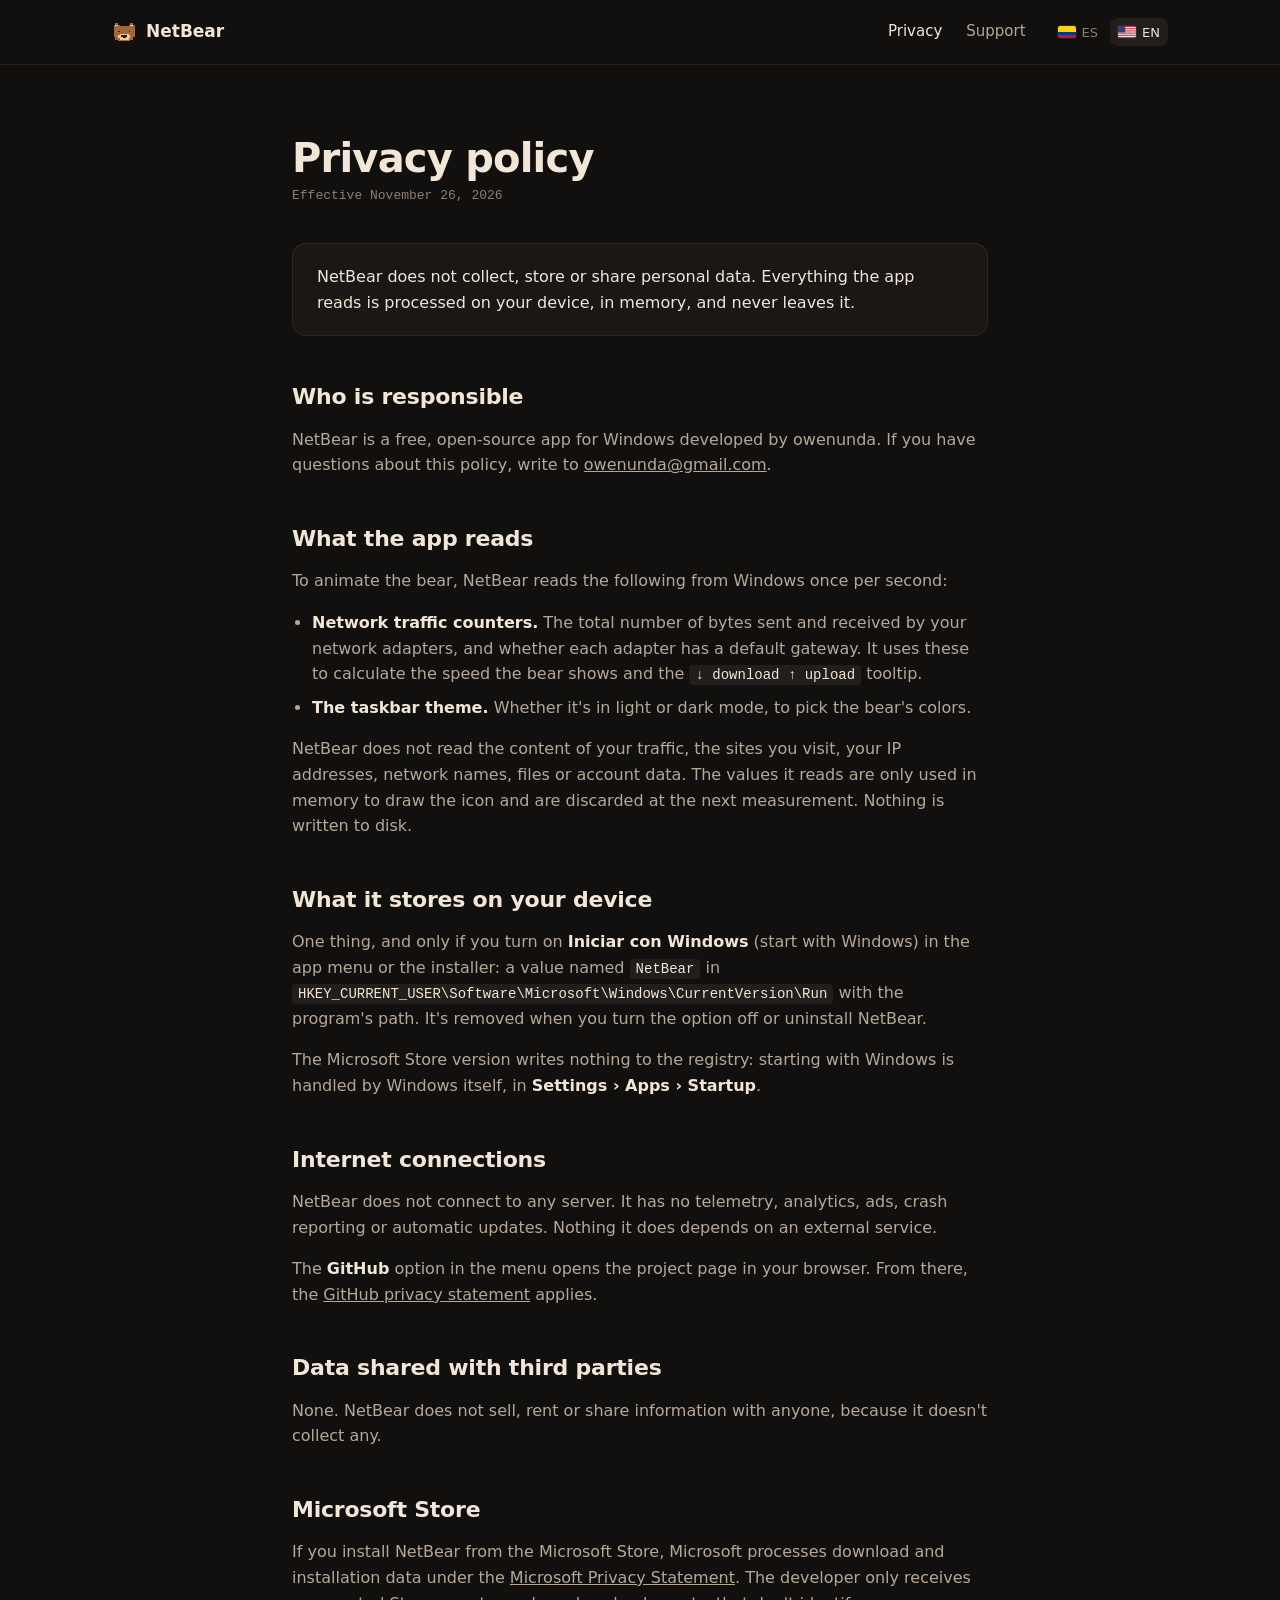
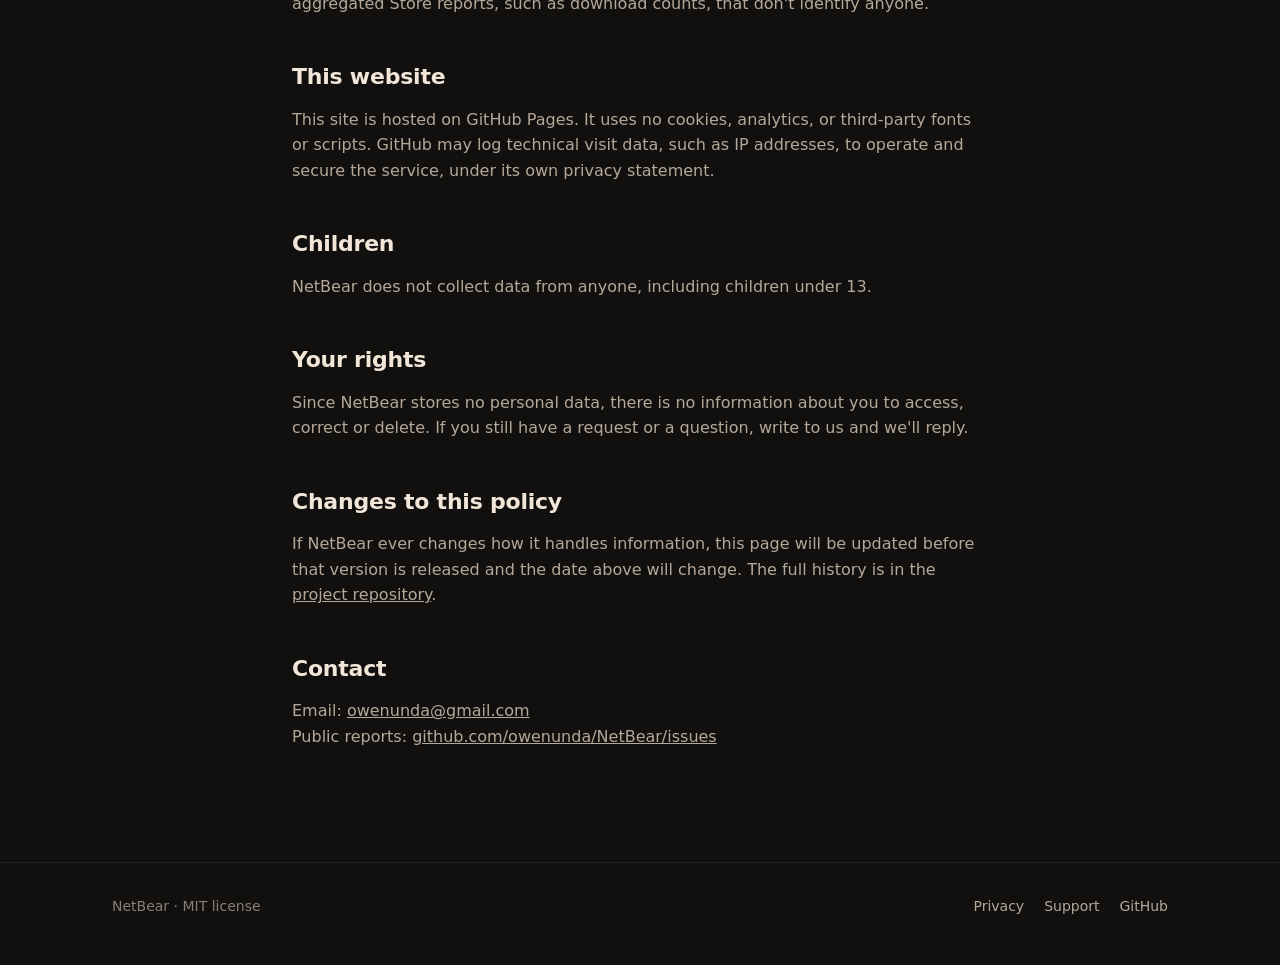
<file: site/en/privacy/index.html>
<!doctype html>
<html lang="en">
<head>
  <meta charset="utf-8">
  <meta name="viewport" content="width=device-width, initial-scale=1">
  <title>Privacy policy · NetBear</title>
  <meta name="description" content="NetBear privacy policy. The app does not collect, store or share personal data.">
  <link rel="alternate" hreflang="es" href="../../privacidad/">
  <link rel="alternate" hreflang="en" href="./">
  <link rel="icon" href="../../assets/favicon.ico" sizes="48x48">
  <link rel="icon" href="../../assets/favicon.svg" type="image/svg+xml">
  <link rel="apple-touch-icon" href="../../assets/apple-touch-icon.png">
  <link rel="manifest" href="../../assets/site.webmanifest">
  <meta name="theme-color" content="#12100f">
  <link rel="stylesheet" href="../../assets/site.css">
</head>
<body>
  <header class="nav">
    <div class="wrap">
      <a class="brand" href="../"><img src="../../assets/logo.svg" alt="">NetBear</a>
      <ul>
        <li><a href="./" aria-current="page">Privacy</a></li>
        <li><a href="../support/">Support</a></li>
        <li class="lang"><a href="../../privacidad/" hreflang="es" lang="es" aria-label="Español"><svg class="flag" viewBox="0 0 3 2" aria-hidden="true"><rect width="3" height="1" fill="#FCD116"/><rect y="1" width="3" height=".5" fill="#003893"/><rect y="1.5" width="3" height=".5" fill="#CE1126"/></svg><span>ES</span></a><a href="./" hreflang="en" lang="en" aria-label="English" aria-current="true"><svg class="flag" viewBox="0 0 19 13" preserveAspectRatio="none" aria-hidden="true"><rect width="19" height="13" fill="#B22234"/><rect y="1" width="19" height="1" fill="#fff"/><rect y="3" width="19" height="1" fill="#fff"/><rect y="5" width="19" height="1" fill="#fff"/><rect y="7" width="19" height="1" fill="#fff"/><rect y="9" width="19" height="1" fill="#fff"/><rect y="11" width="19" height="1" fill="#fff"/><rect width="7.6" height="7" fill="#3C3B6E"/></svg><span>EN</span></a></li>
      </ul>
    </div>
  </header>

  <main class="doc">
    <div class="wrap">
      <h1>Privacy policy</h1>
      <p class="updated">Effective November 26, 2026</p>

      <div class="summary">
        <p>NetBear does not collect, store or share personal data. Everything the app reads is processed on your device, in memory, and never leaves it.</p>
      </div>

      <h2>Who is responsible</h2>
      <p>NetBear is a free, open-source app for Windows developed by owenunda. If you have questions about this policy, write to <a href="mailto:owenunda@gmail.com">owenunda@gmail.com</a>.</p>

      <h2>What the app reads</h2>
      <p>To animate the bear, NetBear reads the following from Windows once per second:</p>
      <ul>
        <li><strong>Network traffic counters.</strong> The total number of bytes sent and received by your network adapters, and whether each adapter has a default gateway. It uses these to calculate the speed the bear shows and the <code>↓ download ↑ upload</code> tooltip.</li>
        <li><strong>The taskbar theme.</strong> Whether it's in light or dark mode, to pick the bear's colors.</li>
      </ul>
      <p>NetBear does not read the content of your traffic, the sites you visit, your IP addresses, network names, files or account data. The values it reads are only used in memory to draw the icon and are discarded at the next measurement. Nothing is written to disk.</p>

      <h2>What it stores on your device</h2>
      <p>One thing, and only if you turn on <strong>Iniciar con Windows</strong> (start with Windows) in the app menu or the installer: a value named <code>NetBear</code> in <code>HKEY_CURRENT_USER\Software\Microsoft\Windows\CurrentVersion\Run</code> with the program's path. It's removed when you turn the option off or uninstall NetBear.</p>
      <p>The Microsoft Store version writes nothing to the registry: starting with Windows is handled by Windows itself, in <strong>Settings › Apps › Startup</strong>.</p>

      <h2>Internet connections</h2>
      <p>NetBear does not connect to any server. It has no telemetry, analytics, ads, crash reporting or automatic updates. Nothing it does depends on an external service.</p>
      <p>The <strong>GitHub</strong> option in the menu opens the project page in your browser. From there, the <a href="https://docs.github.com/en/site-policy/privacy-policies/github-general-privacy-statement">GitHub privacy statement</a> applies.</p>

      <h2>Data shared with third parties</h2>
      <p>None. NetBear does not sell, rent or share information with anyone, because it doesn't collect any.</p>

      <h2>Microsoft Store</h2>
      <p>If you install NetBear from the Microsoft Store, Microsoft processes download and installation data under the <a href="https://privacy.microsoft.com/en-us/privacystatement">Microsoft Privacy Statement</a>. The developer only receives aggregated Store reports, such as download counts, that don't identify anyone.</p>

      <h2>This website</h2>
      <p>This site is hosted on GitHub Pages. It uses no cookies, analytics, or third-party fonts or scripts. GitHub may log technical visit data, such as IP addresses, to operate and secure the service, under its own privacy statement.</p>

      <h2>Children</h2>
      <p>NetBear does not collect data from anyone, including children under 13.</p>

      <h2>Your rights</h2>
      <p>Since NetBear stores no personal data, there is no information about you to access, correct or delete. If you still have a request or a question, write to us and we'll reply.</p>

      <h2>Changes to this policy</h2>
      <p>If NetBear ever changes how it handles information, this page will be updated before that version is released and the date above will change. The full history is in the <a href="https://github.com/owenunda/NetBear">project repository</a>.</p>

      <h2>Contact</h2>
      <p>Email: <a href="mailto:owenunda@gmail.com">owenunda@gmail.com</a><br>Public reports: <a href="https://github.com/owenunda/NetBear/issues">github.com/owenunda/NetBear/issues</a></p>
    </div>
  </main>

  <footer>
    <div class="wrap">
      <span>NetBear · MIT license</span>
      <nav>
        <a href="./">Privacy</a>
        <a href="../support/">Support</a>
        <a href="https://github.com/owenunda/NetBear">GitHub</a>
      </nav>
    </div>
  </footer>
</body>
</html>
</file>
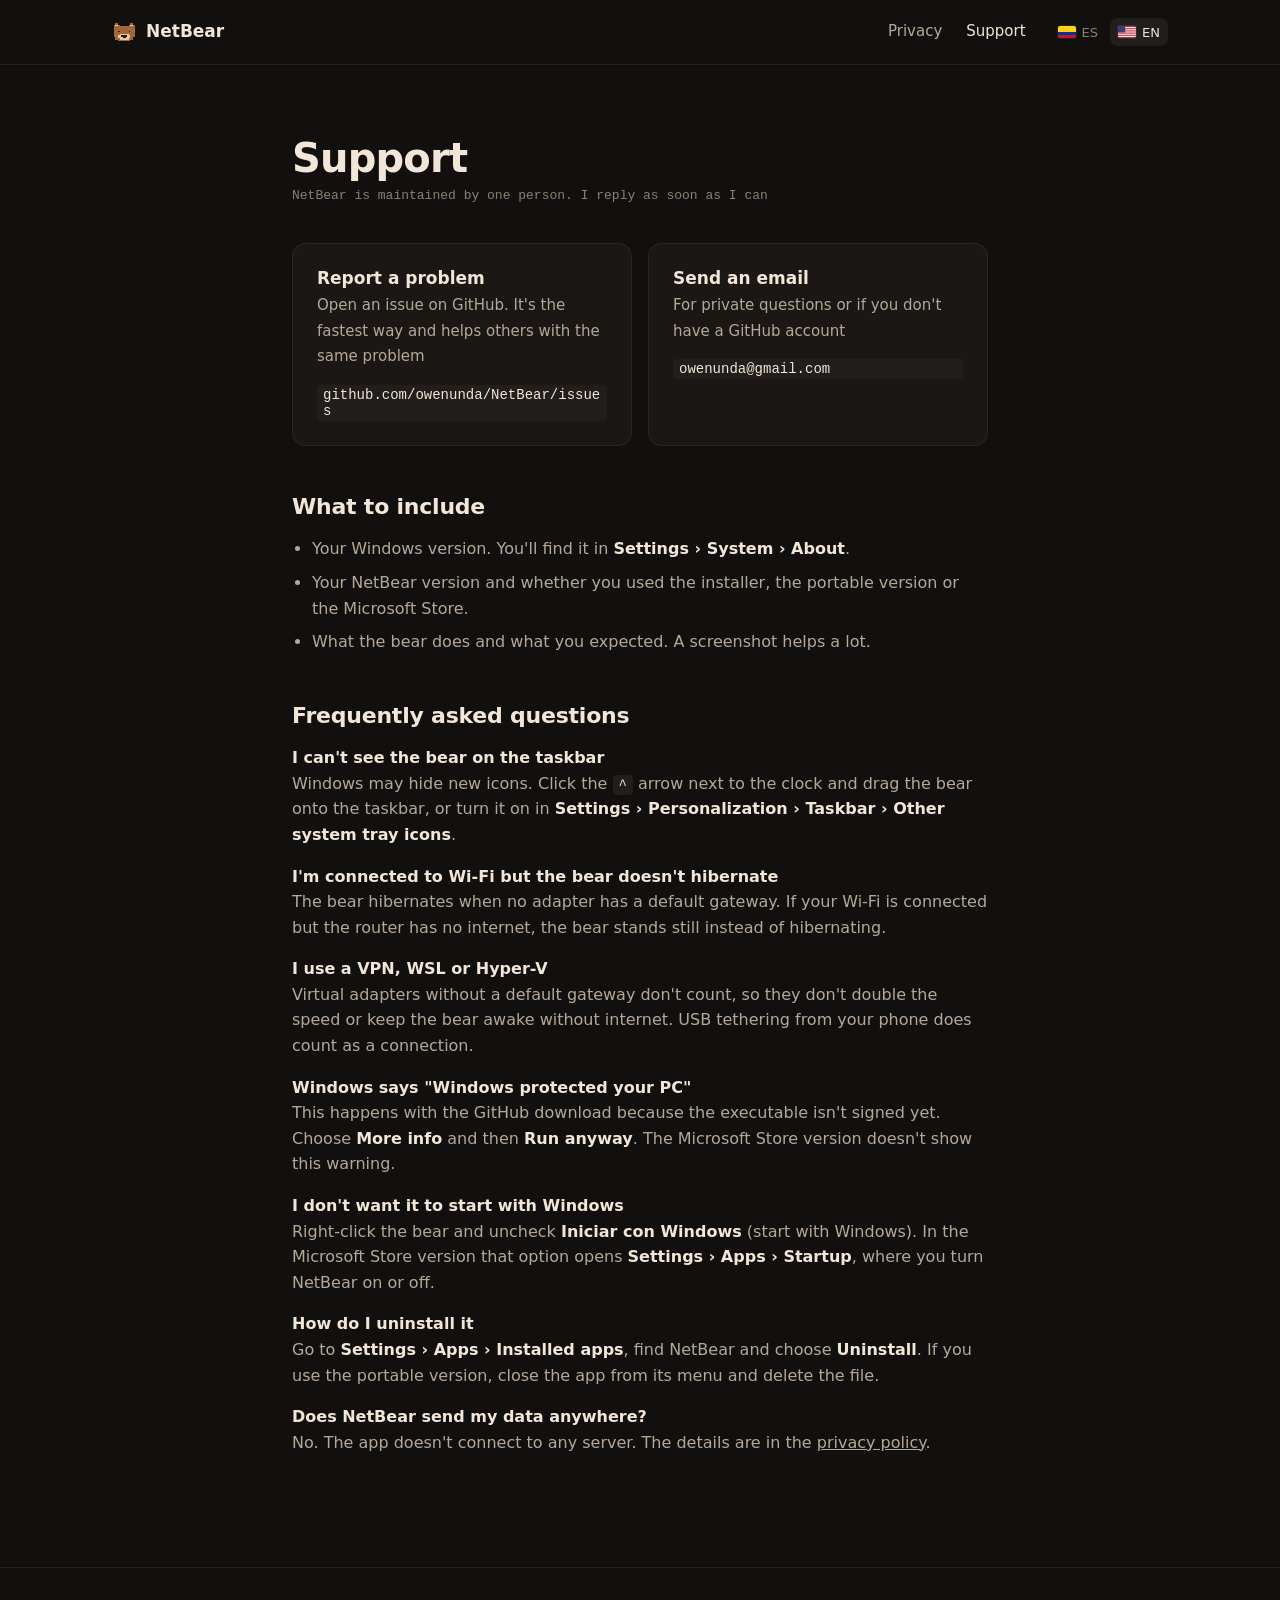
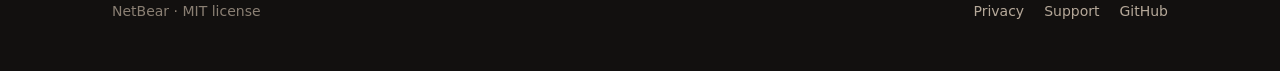
<file: site/en/support/index.html>
<!doctype html>
<html lang="en">
<head>
  <meta charset="utf-8">
  <meta name="viewport" content="width=device-width, initial-scale=1">
  <title>Support · NetBear</title>
  <meta name="description" content="NetBear technical support: contact, how to report a problem and frequently asked questions.">
  <link rel="alternate" hreflang="es" href="../../soporte/">
  <link rel="alternate" hreflang="en" href="./">
  <link rel="icon" href="../../assets/favicon.ico" sizes="48x48">
  <link rel="icon" href="../../assets/favicon.svg" type="image/svg+xml">
  <link rel="apple-touch-icon" href="../../assets/apple-touch-icon.png">
  <link rel="manifest" href="../../assets/site.webmanifest">
  <meta name="theme-color" content="#12100f">
  <link rel="stylesheet" href="../../assets/site.css">
</head>
<body>
  <header class="nav">
    <div class="wrap">
      <a class="brand" href="../"><img src="../../assets/logo.svg" alt="">NetBear</a>
      <ul>
        <li><a href="../privacy/">Privacy</a></li>
        <li><a href="./" aria-current="page">Support</a></li>
        <li class="lang"><a href="../../soporte/" hreflang="es" lang="es" aria-label="Español"><svg class="flag" viewBox="0 0 3 2" aria-hidden="true"><rect width="3" height="1" fill="#FCD116"/><rect y="1" width="3" height=".5" fill="#003893"/><rect y="1.5" width="3" height=".5" fill="#CE1126"/></svg><span>ES</span></a><a href="./" hreflang="en" lang="en" aria-label="English" aria-current="true"><svg class="flag" viewBox="0 0 19 13" preserveAspectRatio="none" aria-hidden="true"><rect width="19" height="13" fill="#B22234"/><rect y="1" width="19" height="1" fill="#fff"/><rect y="3" width="19" height="1" fill="#fff"/><rect y="5" width="19" height="1" fill="#fff"/><rect y="7" width="19" height="1" fill="#fff"/><rect y="9" width="19" height="1" fill="#fff"/><rect y="11" width="19" height="1" fill="#fff"/><rect width="7.6" height="7" fill="#3C3B6E"/></svg><span>EN</span></a></li>
      </ul>
    </div>
  </header>

  <main class="doc">
    <div class="wrap">
      <h1>Support</h1>
      <p class="updated">NetBear is maintained by one person. I reply as soon as I can</p>

      <div class="contact">
        <a class="option" href="https://github.com/owenunda/NetBear/issues/new">
          <strong>Report a problem</strong>
          <span>Open an issue on GitHub. It's the fastest way and helps others with the same problem</span>
          <code>github.com/owenunda/NetBear/issues</code>
        </a>
        <a class="option" href="mailto:owenunda@gmail.com?subject=NetBear%20support">
          <strong>Send an email</strong>
          <span>For private questions or if you don't have a GitHub account</span>
          <code>owenunda@gmail.com</code>
        </a>
      </div>

      <h2>What to include</h2>
      <ul>
        <li>Your Windows version. You'll find it in <strong>Settings › System › About</strong>.</li>
        <li>Your NetBear version and whether you used the installer, the portable version or the Microsoft Store.</li>
        <li>What the bear does and what you expected. A screenshot helps a lot.</li>
      </ul>

      <h2>Frequently asked questions</h2>

      <p><strong>I can't see the bear on the taskbar</strong><br>
      Windows may hide new icons. Click the <code>^</code> arrow next to the clock and drag the bear onto the taskbar, or turn it on in <strong>Settings › Personalization › Taskbar › Other system tray icons</strong>.</p>

      <p><strong>I'm connected to Wi-Fi but the bear doesn't hibernate</strong><br>
      The bear hibernates when no adapter has a default gateway. If your Wi-Fi is connected but the router has no internet, the bear stands still instead of hibernating.</p>

      <p><strong>I use a VPN, WSL or Hyper-V</strong><br>
      Virtual adapters without a default gateway don't count, so they don't double the speed or keep the bear awake without internet. USB tethering from your phone does count as a connection.</p>

      <p><strong>Windows says "Windows protected your PC"</strong><br>
      This happens with the GitHub download because the executable isn't signed yet. Choose <strong>More info</strong> and then <strong>Run anyway</strong>. The Microsoft Store version doesn't show this warning.</p>

      <p><strong>I don't want it to start with Windows</strong><br>
      Right-click the bear and uncheck <strong>Iniciar con Windows</strong> (start with Windows). In the Microsoft Store version that option opens <strong>Settings › Apps › Startup</strong>, where you turn NetBear on or off.</p>

      <p><strong>How do I uninstall it</strong><br>
      Go to <strong>Settings › Apps › Installed apps</strong>, find NetBear and choose <strong>Uninstall</strong>. If you use the portable version, close the app from its menu and delete the file.</p>

      <p><strong>Does NetBear send my data anywhere?</strong><br>
      No. The app doesn't connect to any server. The details are in the <a href="../privacy/">privacy policy</a>.</p>
    </div>
  </main>

  <footer>
    <div class="wrap">
      <span>NetBear · MIT license</span>
      <nav>
        <a href="../privacy/">Privacy</a>
        <a href="./">Support</a>
        <a href="https://github.com/owenunda/NetBear">GitHub</a>
      </nav>
    </div>
  </footer>
</body>
</html>
</file>
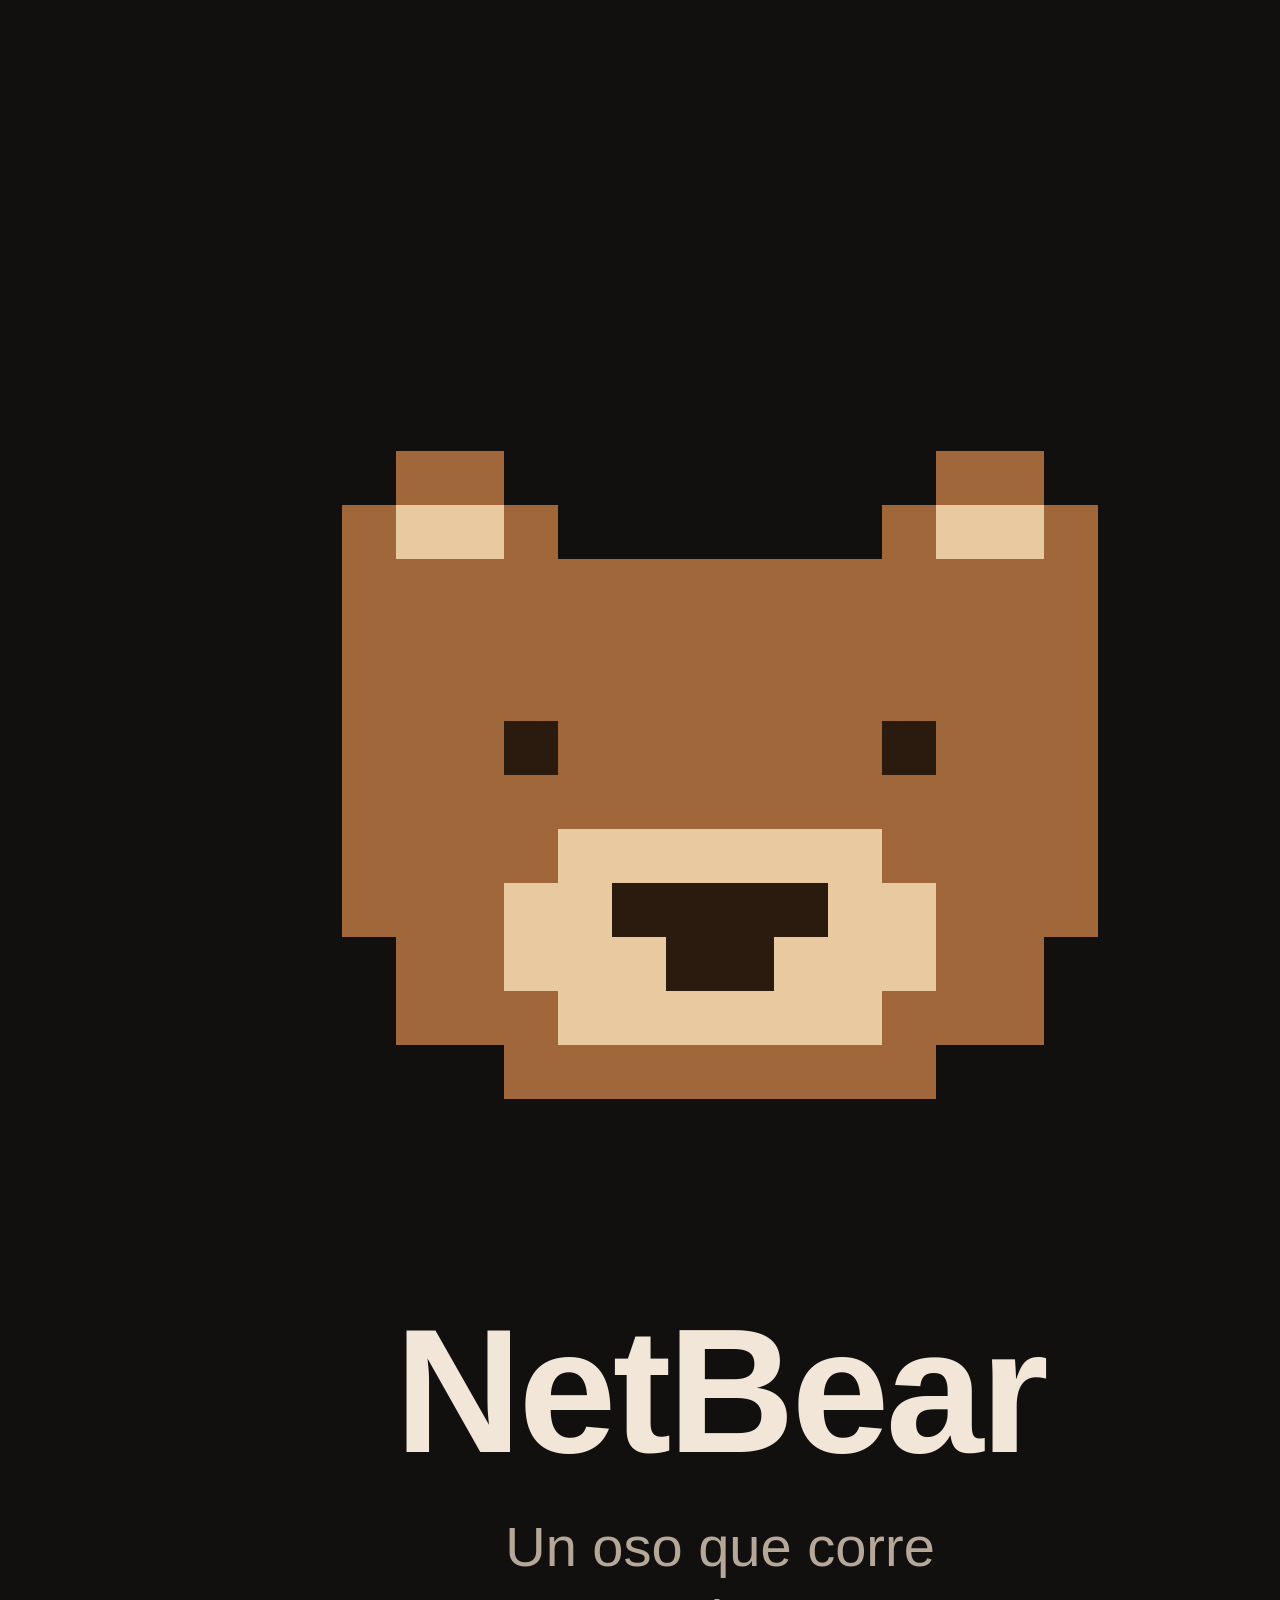
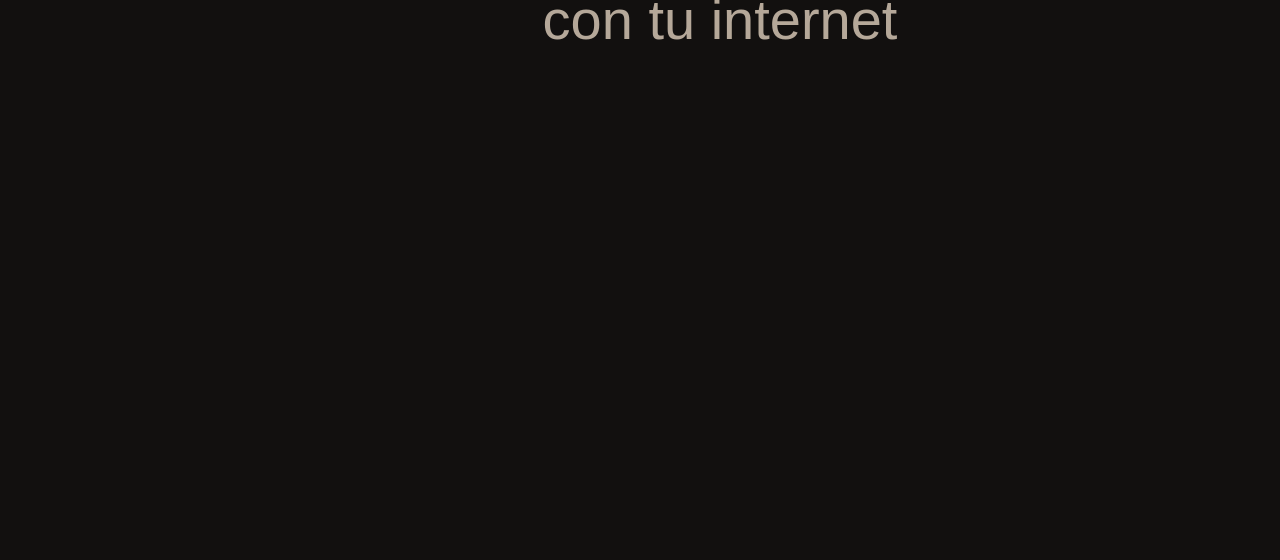
<file: brand/logo/store/poster.html>
<!doctype html>
<html lang="es">
<head>
<meta charset="utf-8">
<style>
  html, body { margin: 0; width: 1440px; height: 2160px; background: #12100f; }
  body {
    display: flex; flex-direction: column; align-items: center; justify-content: center; gap: 96px;
    font-family: "Segoe UI Variable Display", "Segoe UI", sans-serif; color: #f2e6d8;
  }
  img { width: 864px; height: 864px; image-rendering: pixelated; margin-top: -160px; }
  h1 { margin: 0; font-size: 176px; font-weight: 600; letter-spacing: -0.02em; line-height: 1; }
  p { margin: 32px 0 0; font-size: 56px; color: #b5a899; text-align: center; line-height: 1.3; }
</style>
</head>
<body>
  <img src="../netbear-symbol.svg" alt="">
  <div style="text-align:center">
    <h1>NetBear</h1>
    <p>Un oso que corre<br>con tu internet</p>
  </div>
</body>
</html>
</file>
<file: site/assets/site.css>
:root {
  color-scheme: dark;
  --bg: #12100f;
  --surface: #1a1715;
  --raised: #221e1b;
  --line: rgba(242, 230, 216, 0.08);
  --line-strong: rgba(242, 230, 216, 0.14);
  --text: #f2e6d8;
  --text-2: #b5a899;
  --text-3: #8a7f73;
  --accent: #e8c9a0;
  --fur: #a0673a;
  --sans: "Segoe UI Variable Text", "Segoe UI", system-ui, sans-serif;
  --display: "Segoe UI Variable Display", "Segoe UI", system-ui, sans-serif;
  --mono: "Cascadia Mono", "Cascadia Code", Consolas, ui-monospace, monospace;
  --ease: cubic-bezier(0.2, 0, 0, 1);
}

* { box-sizing: border-box; }
html { -webkit-text-size-adjust: 100%; }
body {
  margin: 0;
  background: var(--bg);
  color: var(--text);
  font: 400 16px/1.6 var(--sans);
}
a { color: inherit; }
img, canvas { display: block; }
canvas { image-rendering: pixelated; }
:focus-visible { outline: 2px solid var(--accent); outline-offset: 2px; border-radius: 4px; }

.wrap { max-width: 1120px; margin: 0 auto; padding: 0 32px; }

/* Navegación */
.nav { border-bottom: 1px solid var(--line); }
.nav .wrap { display: flex; align-items: center; justify-content: space-between; height: 64px; }
.brand { display: flex; align-items: center; gap: 10px; text-decoration: none; font-weight: 600; font-size: 17px; }
.brand img { width: 24px; height: 24px; }
.nav ul { display: flex; gap: 24px; list-style: none; margin: 0; padding: 0; }
.nav ul a { color: var(--text-2); text-decoration: none; font-size: 15px; transition: color 150ms var(--ease); }
.nav ul a:hover, .nav ul a[aria-current] { color: var(--text); }

/* Botones */
.btn {
  display: inline-flex; align-items: center; gap: 8px;
  height: 44px; padding: 0 20px; border-radius: 10px;
  font: 500 15px var(--sans); text-decoration: none; cursor: pointer;
  border: 1px solid var(--line-strong); background: transparent; color: var(--text);
  transition: background-color 150ms var(--ease), transform 100ms var(--ease);
}
.btn:hover { background: var(--raised); }
.btn:active { transform: scale(0.98); }
.btn.primary { background: var(--text); color: #1a1512; border-color: transparent; }
.btn.primary:hover { background: #fff6ea; }
.btn svg { width: 18px; height: 18px; }

/* Hero */
.hero { padding: 96px 0 112px; }
.hero .wrap { display: grid; grid-template-columns: 1fr 1.1fr; gap: 64px; align-items: center; }
h1 {
  font: 600 52px/1.08 var(--display);
  letter-spacing: -0.02em;
  margin: 0 0 20px;
  text-wrap: balance;
}
.lede { color: var(--text-2); font-size: 18px; margin: 0 0 32px; max-width: 30em; }
.actions { display: flex; gap: 12px; flex-wrap: wrap; }
.meta { margin-top: 20px; color: var(--text-3); font: 13px var(--mono); }

/* El momento: la bandeja recreada */
.stage {
  background: var(--surface);
  border: 1px solid var(--line);
  border-radius: 20px;
  overflow: hidden;
}
.zoom {
  position: relative;
  display: grid; place-items: center;
  height: 340px;
  background:
    linear-gradient(var(--line) 1px, transparent 1px) 0 0 / 16px 16px,
    linear-gradient(90deg, var(--line) 1px, transparent 1px) 0 0 / 16px 16px;
}
.zoom canvas { width: 256px; height: 256px; }
.zoom .label { position: absolute; left: 16px; top: 12px; color: var(--text-3); font: 12px var(--mono); }

.taskbar {
  position: relative;
  display: flex; align-items: center; justify-content: flex-end; gap: 4px;
  height: 48px; padding: 0 12px;
  background: #1c1c1c;
  border-top: 1px solid rgba(255, 255, 255, 0.06);
}
.tray-item { display: grid; place-items: center; width: 32px; height: 40px; border-radius: 6px; color: #e6e6e6; }
.tray-item svg { width: 16px; height: 16px; }
.tray-item.is-bear { background: rgba(255, 255, 255, 0.06); }
.tray-item canvas { width: 16px; height: 16px; }
.clock { padding: 0 8px; text-align: right; font: 12px/1.35 var(--sans); color: #e6e6e6; font-variant-numeric: tabular-nums; }
.tooltip {
  position: absolute; bottom: 52px; right: 96px;
  padding: 6px 10px; border-radius: 6px;
  background: #2b2b2b; border: 1px solid rgba(255, 255, 255, 0.08);
  color: #f0f0f0; font: 12px var(--mono); white-space: pre;
  font-variant-numeric: tabular-nums;
}

.controls {
  display: flex; align-items: center; flex-wrap: wrap; gap: 12px 16px;
  padding: 16px 20px; border-top: 1px solid var(--line);
}
.controls label { color: var(--text-2); font-size: 14px; white-space: nowrap; }
.controls input[type="range"] { flex: 1 1 100px; accent-color: var(--accent); min-width: 0; }
.controls output { width: 72px; text-align: right; font: 13px var(--mono); color: var(--accent); font-variant-numeric: tabular-nums; }
.toggle { height: 32px; padding: 0 12px; border-radius: 8px; font-size: 13px; }
.toggle[aria-pressed="true"] { background: var(--raised); color: var(--accent); }

/* Secciones */
section { padding: 96px 0; border-top: 1px solid var(--line); }
h2 { font: 600 32px/1.2 var(--display); letter-spacing: -0.01em; margin: 0 0 12px; }
.section-lede { color: var(--text-2); margin: 0 0 48px; max-width: 36em; }

.states { list-style: none; margin: 0; padding: 0; }
.states li {
  display: grid; grid-template-columns: 96px 1fr auto; gap: 32px; align-items: center;
  padding: 24px 0; border-top: 1px solid var(--line);
}
.states li:last-child { border-bottom: 1px solid var(--line); }
.states canvas { width: 96px; height: 96px; }
.states h3 { margin: 0 0 4px; font: 600 19px var(--sans); }
.states p { margin: 0; color: var(--text-2); }
.states .rule { color: var(--text-3); font: 13px var(--mono); text-align: right; }

.facts { display: grid; grid-template-columns: repeat(2, 1fr); gap: 0 64px; margin: 0; }
.facts div { padding: 20px 0; border-top: 1px solid var(--line); display: grid; grid-template-columns: 160px 1fr; gap: 16px; }
.facts dt { color: var(--text-3); font-size: 15px; }
.facts dd { margin: 0; }

.download { display: grid; grid-template-columns: 1fr 1fr; gap: 16px; margin-bottom: 24px; }
.option {
  display: block; padding: 24px; border-radius: 14px; text-decoration: none;
  background: var(--surface); border: 1px solid var(--line);
  transition: border-color 150ms var(--ease), background-color 150ms var(--ease);
}
.option:hover { border-color: var(--line-strong); background: var(--raised); }
.option strong { display: block; font: 600 17px var(--sans); margin-bottom: 4px; }
.option span { color: var(--text-2); font-size: 15px; }
.option code { display: block; margin-top: 16px; color: var(--text-3); font: 13px var(--mono); }
.note { color: var(--text-3); font-size: 14px; margin: 0; }

/* Páginas de texto */
.doc { padding: 72px 0 96px; }
.doc .wrap { max-width: 760px; }
.doc h1 { font-size: 40px; margin-bottom: 8px; }
.doc .updated { color: var(--text-3); font: 13px var(--mono); margin: 0 0 40px; }
.doc h2 { font-size: 22px; margin: 48px 0 12px; }
.doc p, .doc li { color: var(--text-2); }
.doc strong { color: var(--text); font-weight: 600; }
.doc ul { padding-left: 20px; }
.doc li { margin-bottom: 8px; }
.doc code { font: 14px var(--mono); color: var(--text); background: var(--raised); padding: 2px 6px; border-radius: 4px; overflow-wrap: anywhere; }
.summary { padding: 20px 24px; border-radius: 14px; background: var(--surface); border: 1px solid var(--line); }
.summary p { margin: 0; color: var(--text); }

.contact { display: grid; grid-template-columns: 1fr 1fr; gap: 16px; margin: 32px 0 8px; }

/* Pie */
footer { border-top: 1px solid var(--line); padding: 32px 0 48px; color: var(--text-3); font-size: 14px; }
footer .wrap { display: flex; justify-content: space-between; gap: 24px; flex-wrap: wrap; }
footer nav { display: flex; gap: 20px; }
footer a { text-decoration: none; color: var(--text-2); }
footer a:hover { color: var(--text); }

.rise { animation: rise 400ms var(--ease) both; }
.rise.d1 { animation-delay: 60ms; }
@keyframes rise { from { opacity: 0; transform: translateY(8px); } }
@media (prefers-reduced-motion: reduce) { .rise { animation: none; } }

@media (max-width: 880px) {
  .wrap { padding: 0 20px; }
  .nav ul { gap: 16px; }
  .nav ul .wide { display: none; }
  .hero { padding: 56px 0 72px; }
  .hero .wrap { grid-template-columns: 1fr; gap: 48px; }
  h1 { font-size: 36px; }
  .zoom { height: 260px; }
  .zoom canvas { width: 192px; height: 192px; }
  .tooltip { right: 64px; }
  .clock { display: none; }
  section { padding: 64px 0; }
  h2 { font-size: 26px; }
  .states li { grid-template-columns: 64px 1fr; gap: 20px; }
  .states canvas { width: 64px; height: 64px; }
  .states .rule { grid-column: 2; text-align: left; }
  .facts, .download, .contact { grid-template-columns: 1fr; }
  .facts div { grid-template-columns: 1fr; gap: 4px; }
  .controls { flex-wrap: wrap; }
  .controls input[type="range"] { flex-basis: 100%; order: 3; }
  .controls output { margin-left: auto; }
}

/* Selector de idioma */
.nav .lang { display: flex; gap: 4px; }
.nav .lang a {
  display: inline-flex; align-items: center; gap: 6px;
  height: 28px; padding: 0 8px; border-radius: 8px;
  font: 500 13px var(--sans); color: var(--text-3);
  transition: background-color 150ms var(--ease), color 150ms var(--ease);
}
.nav .lang a:hover { color: var(--text); }
.nav .lang a[aria-current] { background: var(--raised); color: var(--text); }
.flag { width: 18px; height: 12px; border-radius: 2px; box-shadow: 0 0 0 1px var(--line); }
@media (max-width: 880px) { .nav .lang span { display: none; } }
</file>
